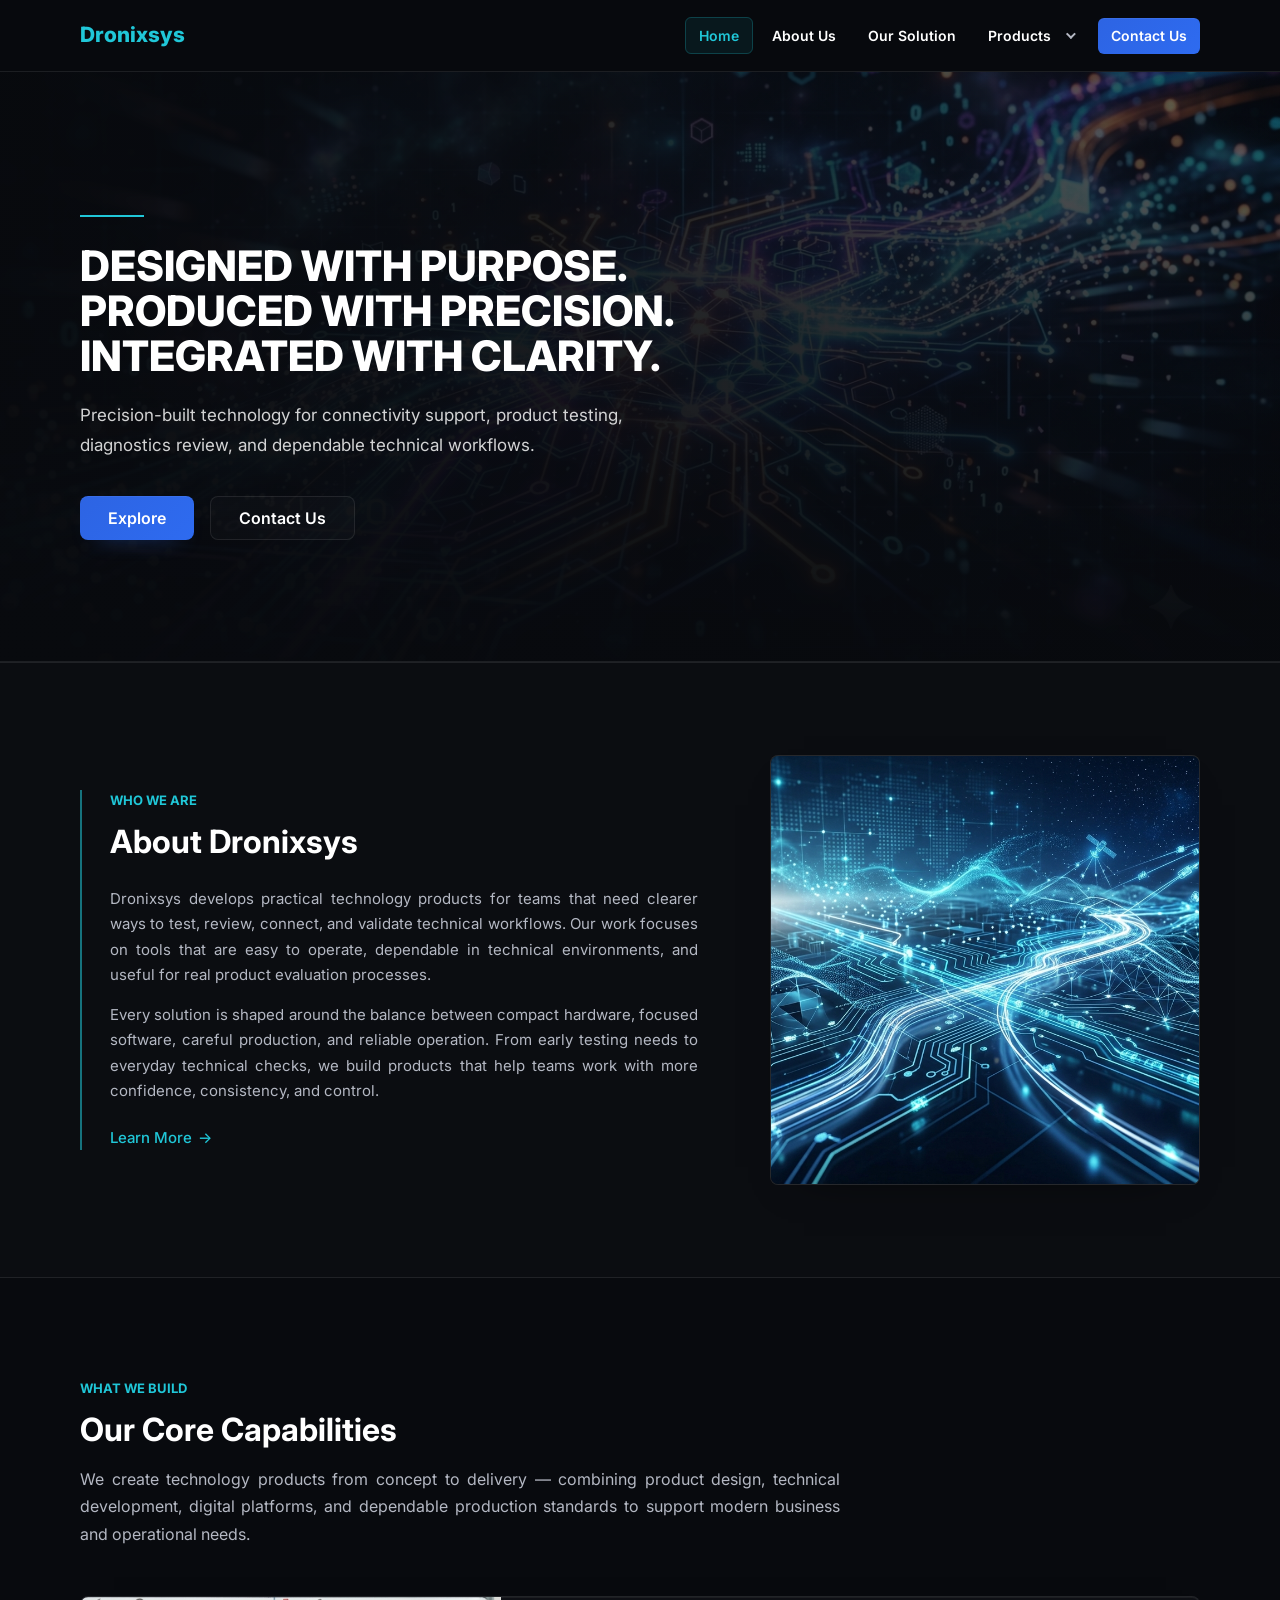
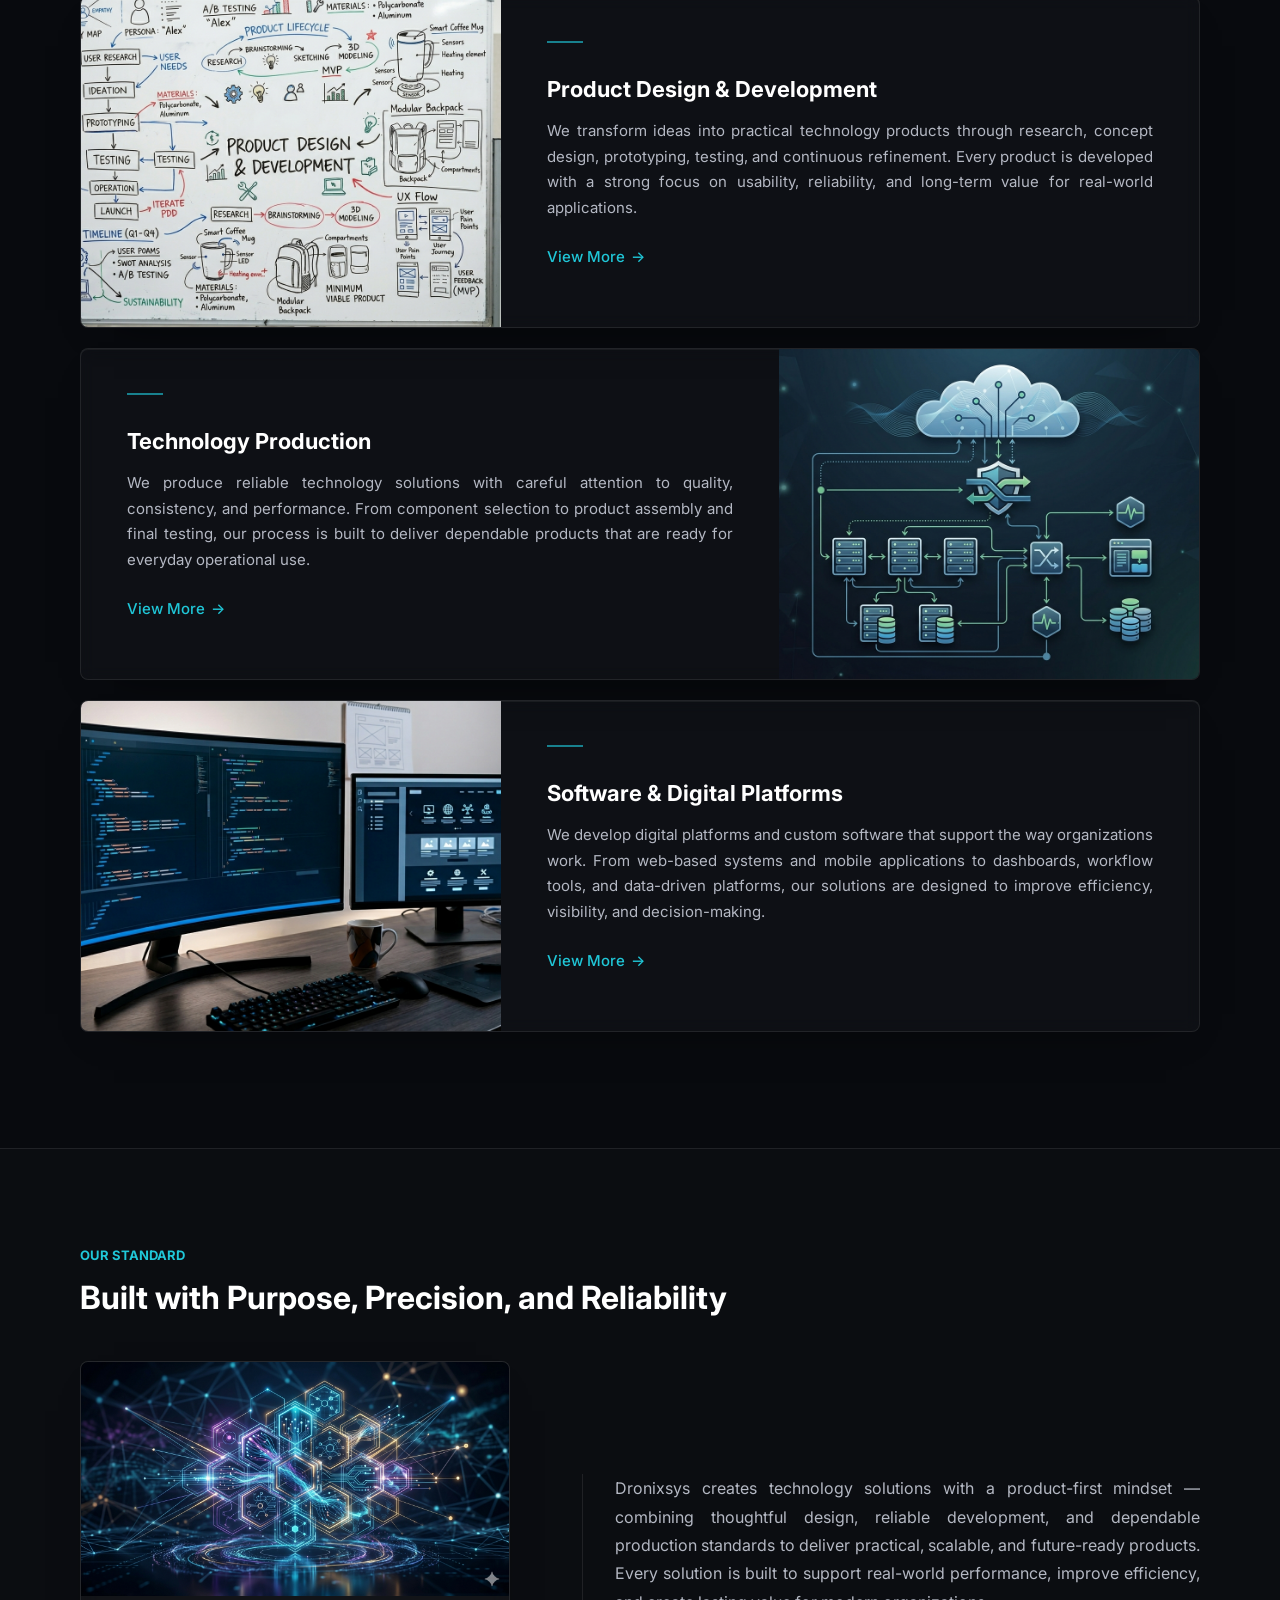
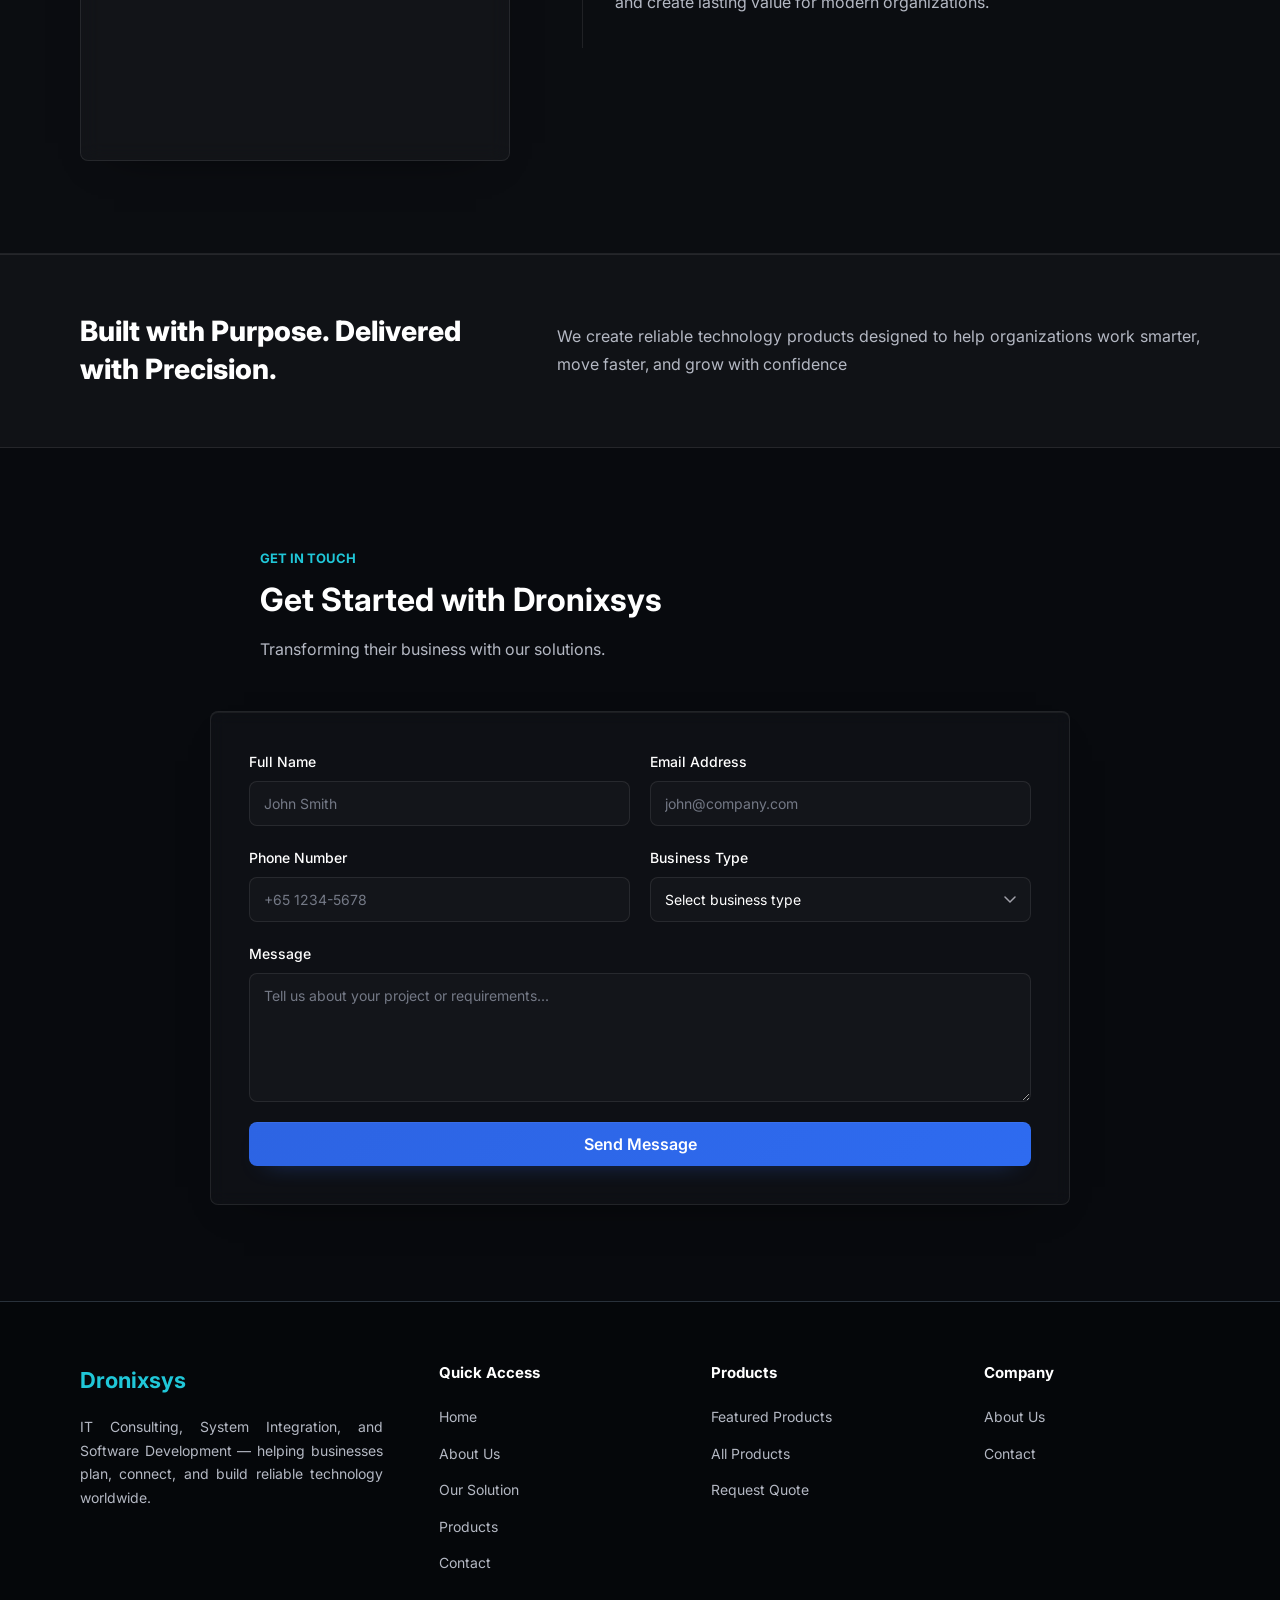
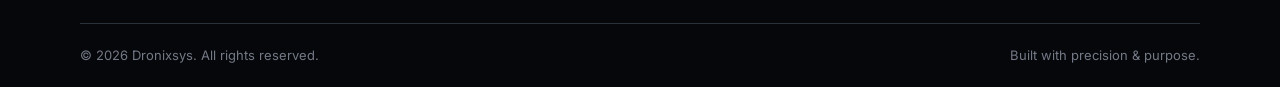
<file: index.html>
<!DOCTYPE html>
<html lang="en">
<head>
  <meta charset="UTF-8" />
  <meta name="viewport" content="width=device-width, initial-scale=1.0" />
  <title>Dronixsys – IT Consulting, System Integration &amp; Software Development</title>
  <meta name="description" content="Dronixsys is an IT consulting, system integration, and software development company helping businesses plan, connect, and build reliable technology." />
  <link rel="preconnect" href="https://fonts.googleapis.com" />
  <link rel="preconnect" href="https://fonts.gstatic.com" crossorigin />
  <link href="https://fonts.googleapis.com/css2?family=Inter:wght@400;500;600;700;800&display=swap" rel="stylesheet" />
  <link rel="stylesheet" href="./css/style.css?v=5" />
  <link rel="stylesheet" href="./css/animations.css?v=5" />
</head>
<body class="page-home">

<!-- NAVBAR -->
<nav class="navbar" role="navigation" aria-label="Main navigation">
  <div class="container">
    <a href="./index.html" class="nav-logo">Dronixsys</a>
    <button class="hamburger" aria-label="Toggle menu" aria-expanded="false" aria-controls="navMenu">
      <span></span><span></span><span></span>
    </button>
    <ul class="nav-menu" id="navMenu">
      <li><a href="./index.html" class="active">Home</a></li>
      <li><a href="./pages/about.html">About Us</a></li>
      <li><a href="./pages/our-solution.html">Our Solution</a></li>
      <li class="nav-dropdown">
        <a href="./pages/products.html" class="nav-dropdown-toggle">Products</a>
        <button class="dropdown-caret" aria-label="Toggle products menu" aria-expanded="false"></button>
        <ul class="dropdown-menu">
          <li class="dropdown-submenu">
            <a href="./pages/products.html?category=advance-presence-situation-monitoring" class="submenu-toggle">Advance Presence &amp; Situation Monitoring</a>
            <ul class="submenu">
              <li><a href="./pages/product-detail.html?id=1">ZENITH PRO</a></li>
              <li><a href="./pages/product-detail.html?id=2">AERO DEFENSOR</a></li>
              <li><a href="./pages/product-detail.html?id=3">NANO TRACER</a></li>
              <li><a href="./pages/product-detail.html?id=4">SPECTRALYNK</a></li>
              <li><a href="./pages/product-detail.html?id=5">FLUX INSIGHT</a></li>
            </ul>
          </li>
          <li class="dropdown-submenu">
            <a href="./pages/products.html?category=communications-information-system" class="submenu-toggle">Communications &amp; Information System</a>
            <ul class="submenu">
              <li><a href="./pages/product-detail.html?id=6">NOVAIR MESSAGE</a></li>
              <li><a href="./pages/product-detail.html?id=7">NOVAIR REACH</a></li>
              <li><a href="./pages/product-detail.html?id=8">NOVAIR FREQUENCY</a></li>
              <li><a href="./pages/product-detail.html?id=9">NOVAIR CONTROL</a></li>
              <li><a href="./pages/product-detail.html?id=10">NOVAIR SENSE</a></li>
            </ul>
          </li>
        </ul>
      </li>
      <li class="nav-cta"><a href="./pages/contact.html" class="btn btn-primary">Contact Us</a></li>
    </ul>
  </div>
</nav>

<!-- HERO -->
<section class="hero">
  <div class="hero-bg-image">
    <img src="./assets/images/DRONIXSYS - hero.png" alt="" aria-hidden="true" onerror="this.parentElement.style.display='none'" />
  </div>
  <div class="hero-overlay"></div>
  <div class="container hero-inner">
    <h1 class="fade-in-scroll">DESIGNED WITH PURPOSE. PRODUCED WITH PRECISION. INTEGRATED WITH CLARITY.</h1>
    <p class="hero-subtitle fade-in-scroll">Precision-built technology for connectivity support, product testing, diagnostics review, and dependable technical workflows.</p>
    <div class="hero-buttons fade-in-scroll">
      <a href="./pages/products.html" class="btn btn-primary btn-lg">Explore</a>
      <a href="./pages/contact.html" class="btn btn-ghost btn-lg">Contact Us</a>
    </div>
  </div>
</section>

<!-- ABOUT PREVIEW -->
<section class="about-preview">
  <div class="container">
    <div class="about-preview-grid">
      <div class="about-preview-text">
        <span class="section-label">Who We Are</span>
        <h2 class="fade-in-scroll">About Dronixsys</h2>
        <p class="fade-in-scroll">Dronixsys develops practical technology products for teams that need clearer ways to test, review, connect, and validate technical workflows. Our work focuses on tools that are easy to operate, dependable in technical environments, and useful for real product evaluation processes.</p>
        <p class="fade-in-scroll">Every solution is shaped around the balance between compact hardware, focused software, careful production, and reliable operation. From early testing needs to everyday technical checks, we build products that help teams work with more confidence, consistency, and control.</p>
        <a href="./pages/about.html" class="solution-link fade-in-scroll" style="margin-top:8px;">Learn More <span aria-hidden="true">→</span></a>
      </div>
      <div class="about-preview-image slide-in-right">
        <img src="./assets/images/About us.png" alt="About Dronixsys" onerror="this.src='./assets/images/placeholder.svg'" />
      </div>
    </div>
  </div>
</section>

<!-- SOLUTIONS -->
<section class="solutions">
  <div class="container">
    <div class="solutions-header">
      <span class="section-label">WHAT WE BUILD</span>
      <h2 class="fade-in-scroll">Our Core Capabilities</h2>
      <p class="fade-in-scroll">We create technology products from concept to delivery — combining product design, technical development, digital platforms, and dependable production standards to support modern business and operational needs.</p>
    </div>

    <div class="solution-card fade-in-scroll">
      <div class="solution-image">
        <img src="./assets/images/Product Design & Development.png" alt="Product Design and Development" onerror="this.src='./assets/images/placeholder.svg'" />
      </div>
      <div class="solution-content">
        <h3>Product Design & Development</h3>
        <p>We transform ideas into practical technology products through research, concept design, prototyping, testing, and continuous refinement. Every product is developed with a strong focus on usability, reliability, and long-term value for real-world applications.</p>
        <a href="./pages/products.html" class="solution-link">View More <span aria-hidden="true">→</span></a>
      </div>
    </div>

    <div class="solution-card reverse fade-in-scroll">
      <div class="solution-image">
        <img src="./assets/images/Reliabilty.png" alt="System Integration" onerror="this.src='./assets/images/placeholder.svg'" />
      </div>
      <div class="solution-content">
        <h3>Technology Production</h3>
        <p>We produce reliable technology solutions with careful attention to quality, consistency, and performance. From component selection to product assembly and final testing, our process is built to deliver dependable products that are ready for everyday operational use.</p>
        <a href="./pages/products.html" class="solution-link">View More <span aria-hidden="true">→</span></a>
      </div>
    </div>

    <div class="solution-card fade-in-scroll">
      <div class="solution-image">
        <img src="./assets/images/excellen.png" alt="Software Development" onerror="this.src='./assets/images/placeholder.svg'" />
      </div>
      <div class="solution-content">
        <h3>Software & Digital Platforms</h3>
        <p>We develop digital platforms and custom software that support the way organizations work. From web-based systems and mobile applications to dashboards, workflow tools, and data-driven platforms, our solutions are designed to improve efficiency, visibility, and decision-making.</p>
        <a href="./pages/products.html" class="solution-link">View More <span aria-hidden="true">→</span></a>
      </div>
    </div>
  </div>
</section>

<!-- WHY CHOOSE US -->
<section class="why-choose">
  <div class="container">
    <div class="why-choose-header">
      <span class="section-label">Our Standard</span>
      <h2>Built with Purpose, Precision, and Reliability</h2>
    </div>
    <div class="why-choose-grid">
      <div class="why-choose-image slide-in-left">
        <img src="./assets/images/WhyChose.png" alt="Why choose Dronixsys" onerror="this.src='./assets/images/placeholder.svg'" />
      </div>
      <div class="why-choose-content slide-in-right">
        <p>Dronixsys creates technology solutions with a product-first mindset — combining thoughtful design, reliable development, and dependable production standards to deliver practical, scalable, and future-ready products. Every solution is built to support real-world performance, improve efficiency, and create lasting value for modern organizations.</p>
      </div>
    </div>
  </div>
</section>

<!-- TAGLINE CTA -->
<section class="tagline-cta">
  <div class="container">
    <h4 class="fade-in-scroll">Built with Purpose. Delivered with Precision.</h4>
    <p class="fade-in-scroll">We create reliable technology products designed to help organizations work smarter, move faster, and grow with confidence</p>
  </div>
</section>

<!-- CONTACT FORM -->
<section class="contact-section">
  <div class="container">
    <div class="section-header">
      <span class="section-label">Get In Touch</span>
      <h2 class="fade-in-scroll">Get Started with Dronixsys</h2>
      <p class="fade-in-scroll">Transforming their business with our solutions.</p>
    </div>
    <div class="form-wrapper fade-in-scroll">
      <form id="homeContactForm" novalidate>
        <div class="form-grid">
          <div class="form-group">
            <label for="hcName">Full Name</label>
            <input type="text" id="hcName" name="name" placeholder="John Smith" required />
          </div>
          <div class="form-group">
            <label for="hcEmail">Email Address</label>
            <input type="email" id="hcEmail" name="email" placeholder="john@company.com" required />
          </div>
          <div class="form-group">
            <label for="hcPhone">Phone Number</label>
            <input type="tel" id="hcPhone" name="phone" placeholder="+65 1234-5678" />
          </div>
          <div class="form-group">
            <label for="hcBusiness">Business Type</label>
            <select id="hcBusiness" name="business_type">
              <option value="" disabled selected>Select business type</option>
              <option value="startup">Startup</option>
              <option value="sme">SME</option>
              <option value="enterprise">Enterprise</option>
              <option value="organization">Organization</option>
              <option value="other">Other</option>
            </select>
          </div>
          <div class="form-group full">
            <label for="hcMessage">Message</label>
            <textarea id="hcMessage" name="message" placeholder="Tell us about your project or requirements..." rows="5"></textarea>
          </div>
          <div class="form-group full">
            <button type="submit" class="btn btn-primary btn-lg" style="width:100%">Send Message</button>
          </div>
        </div>
      </form>
    </div>
  </div>
</section>

<!-- FOOTER -->
<footer class="footer">
  <div class="container">
    <div class="footer-grid">
      <div class="footer-brand">
        <a href="./index.html" class="footer-logo">Dronixsys</a>
        <p>IT Consulting, System Integration, and Software Development — helping businesses plan, connect, and build reliable technology worldwide.</p>
        </div>
      <div class="footer-col">
        <h5>Quick Access</h5>
        <ul>
          <li><a href="./index.html">Home</a></li>
          <li><a href="./pages/about.html">About Us</a></li>
          <li><a href="./pages/our-solution.html">Our Solution</a></li>
          <li><a href="./pages/products.html">Products</a></li>
          <li><a href="./pages/contact.html">Contact</a></li>
        </ul>
      </div>
      <div class="footer-col">
        <h5>Products</h5>
        <ul>
          <li><a href="./pages/products.html">Featured Products</a></li>
          <li><a href="./pages/products.html">All Products</a></li>
          <li><a href="./pages/contact.html">Request Quote</a></li>
        </ul>
      </div>
      <div class="footer-col">
        <h5>Company</h5>
        <ul>
          <li><a href="./pages/about.html">About Us</a></li>
          <li><a href="./pages/contact.html">Contact</a></li>

        </ul>
      </div>
    </div>
    <div class="footer-bottom">
      <p>&copy; 2026 Dronixsys. All rights reserved.</p>
      <p>Built with precision &amp; purpose.</p>
    </div>
  </div>
</footer>

<button id="scrollToTop" aria-label="Scroll to top">
  <svg viewBox="0 0 24 24" fill="none" stroke="currentColor" stroke-width="2" stroke-linecap="round" stroke-linejoin="round"><polyline points="18 15 12 9 6 15"/></svg>
</button>

<script src="./js/main.js"></script>
</body>
</html>
</file>
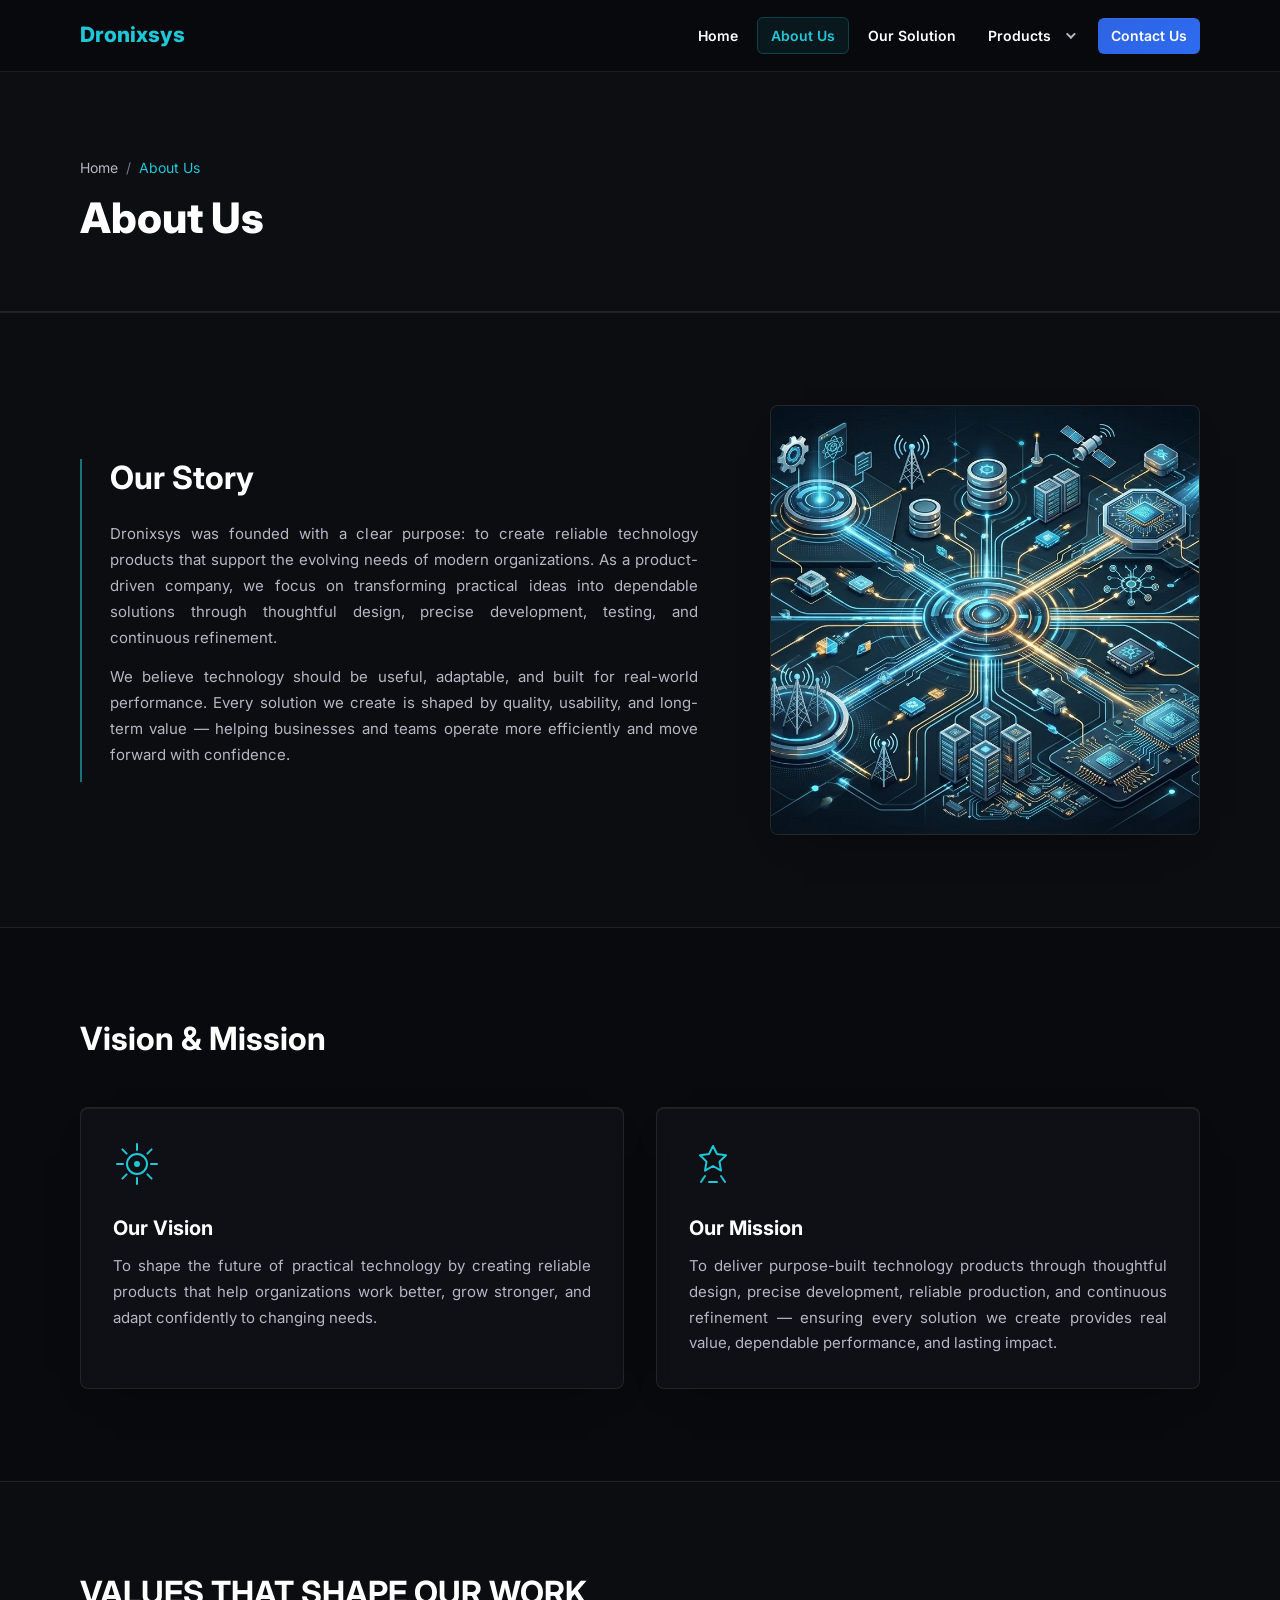
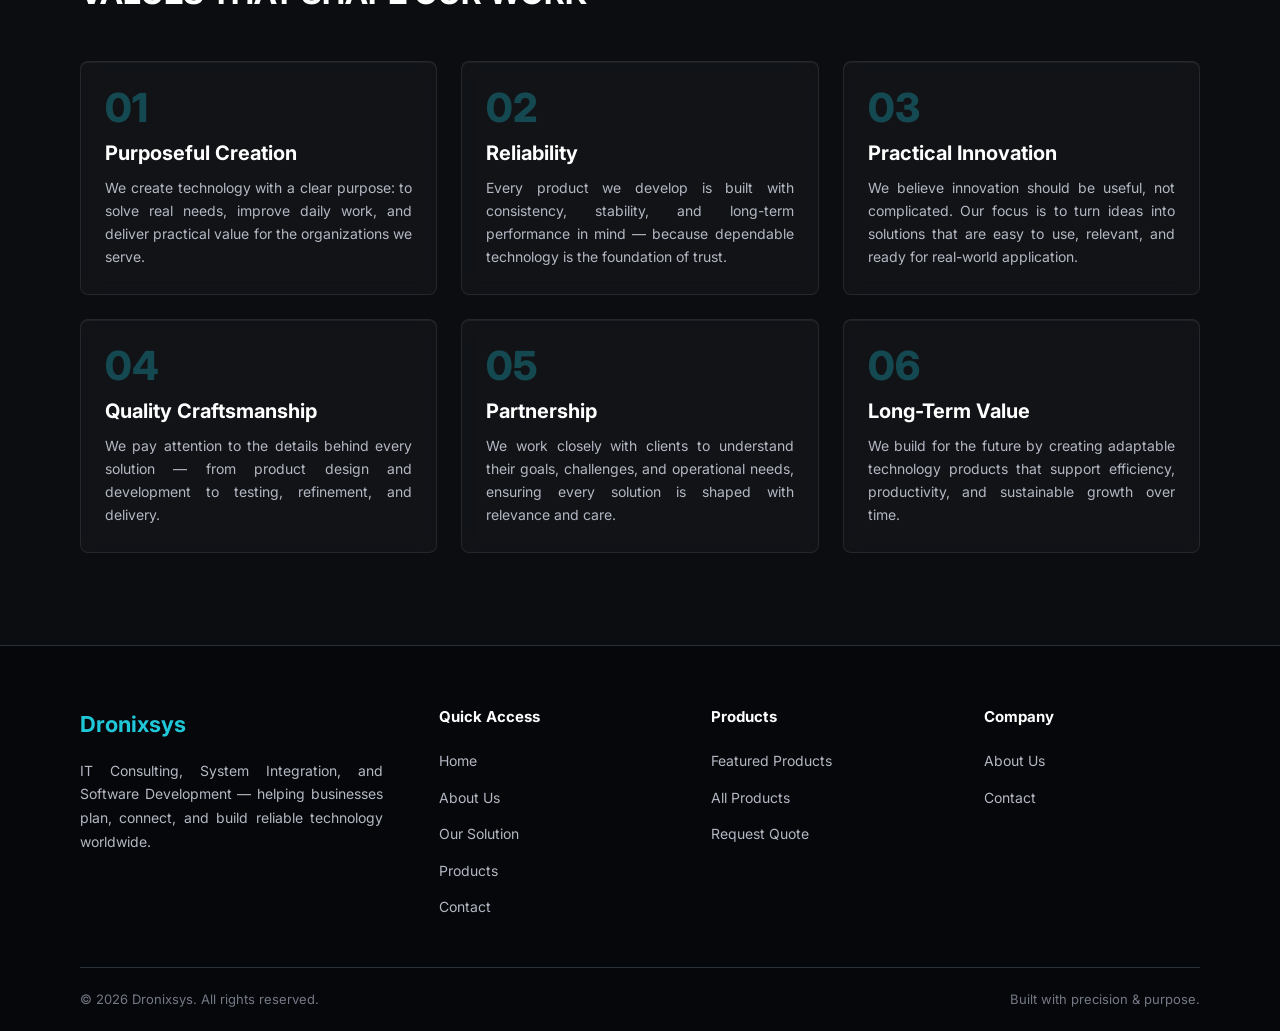
<file: pages/about.html>
<!DOCTYPE html>
<html lang="en">
<head>
  <meta charset="UTF-8" />
  <meta name="viewport" content="width=device-width, initial-scale=1.0" />
  <title>About Us – Dronixsys</title>
  <meta name="description" content="Learn about Dronixsys — our story, vision, mission, and the core values that drive everything we do." />
  <link rel="preconnect" href="https://fonts.googleapis.com" />
  <link rel="preconnect" href="https://fonts.gstatic.com" crossorigin />
  <link href="https://fonts.googleapis.com/css2?family=Inter:wght@400;500;600;700;800&display=swap" rel="stylesheet" />
  <link rel="stylesheet" href="../css/style.css?v=5" />
  <link rel="stylesheet" href="../css/animations.css?v=5" />
</head>
<body class="page-about">

<!-- NAVBAR -->
<nav class="navbar" role="navigation" aria-label="Main navigation">
  <div class="container">
    <a href="../index.html" class="nav-logo">Dronixsys</a>
    <button class="hamburger" aria-label="Toggle menu" aria-expanded="false" aria-controls="navMenu">
      <span></span><span></span><span></span>
    </button>
    <ul class="nav-menu" id="navMenu">
      <li><a href="../index.html">Home</a></li>
      <li><a href="./about.html" class="active">About Us</a></li>
      <li><a href="./our-solution.html">Our Solution</a></li>
      <li class="nav-dropdown">
        <a href="./products.html" class="nav-dropdown-toggle">Products</a>
        <button class="dropdown-caret" aria-label="Toggle products menu" aria-expanded="false"></button>
        <ul class="dropdown-menu">
          <li class="dropdown-submenu">
            <a href="./products.html?category=advance-presence-situation-monitoring" class="submenu-toggle">Advance Presence &amp; Situation Monitoring</a>
            <ul class="submenu">
              <li><a href="./product-detail.html?id=1">ZENITH PRO</a></li>
              <li><a href="./product-detail.html?id=2">AERO DEFENSOR</a></li>
              <li><a href="./product-detail.html?id=3">NANO TRACER</a></li>
              <li><a href="./product-detail.html?id=4">SPECTRALYNK</a></li>
              <li><a href="./product-detail.html?id=5">FLUX INSIGHT</a></li>
            </ul>
          </li>
          <li class="dropdown-submenu">
            <a href="./products.html?category=communications-information-system" class="submenu-toggle">Communications &amp; Information System</a>
            <ul class="submenu">
              <li><a href="./product-detail.html?id=6">NOVAIR MESSAGE</a></li>
              <li><a href="./product-detail.html?id=7">NOVAIR REACH</a></li>
              <li><a href="./product-detail.html?id=8">NOVAIR FREQUENCY</a></li>
              <li><a href="./product-detail.html?id=9">NOVAIR CONTROL</a></li>
              <li><a href="./product-detail.html?id=10">NOVAIR SENSE</a></li>
            </ul>
          </li>
        </ul>
      </li>
      <li class="nav-cta"><a href="./contact.html" class="btn btn-primary">Contact Us</a></li>
    </ul>
  </div>
</nav>

<!-- PAGE HERO -->
<section class="page-hero">
  <div class="container">
    <nav class="breadcrumb" aria-label="Breadcrumb">
      <a href="../index.html">Home</a>
      <span class="sep">/</span>
      <span class="current" aria-current="page">About Us</span>
    </nav>
    <h1 class="fade-in-scroll">About Us</h1>
  </div>
</section>

<!-- COMPANY STORY -->
<section class="company-story">
  <div class="container">
    <div class="story-grid">
      <div class="story-text">
        <h2 class="fade-in-scroll">Our Story</h2>
        <p class="fade-in-scroll">Dronixsys was founded with a clear purpose: to create reliable technology products that support the evolving needs of modern organizations. As a product-driven company, we focus on transforming practical ideas into dependable solutions through thoughtful design, precise development, testing, and continuous refinement.</p>
        <p class="fade-in-scroll">We believe technology should be useful, adaptable, and built for real-world performance. Every solution we create is shaped by quality, usability, and long-term value — helping businesses and teams operate more efficiently and move forward with confidence.</p>
      </div>
      <div class="story-image slide-in-right">
        <img src="../assets/images/OurStory.png" alt="Dronixsys company story" onerror="this.src='../assets/images/placeholder.svg'" />
      </div>
    </div>
  </div>
</section>

<!-- VISION & MISSION -->
<section class="vision-mission">
  <div class="container">
    <h2 class="fade-in-scroll">Vision &amp; Mission</h2>
    <div class="vm-grid">
      <div class="vm-card slide-in-left">
        <svg class="vm-icon" viewBox="0 0 48 48" fill="none" aria-hidden="true">
          <circle cx="24" cy="24" r="10" stroke="currentColor" stroke-width="2"/>
          <circle cx="24" cy="24" r="3" fill="currentColor"/>
          <path d="M24 4v6M24 38v6M4 24h6M38 24h6" stroke="currentColor" stroke-width="2" stroke-linecap="round"/>
          <path d="M9.4 9.4l4.2 4.2M34.4 34.4l4.2 4.2M9.4 38.6l4.2-4.2M34.4 13.6l4.2-4.2" stroke="currentColor" stroke-width="2" stroke-linecap="round"/>
        </svg>
        <h3>Our Vision</h3>
        <p>To shape the future of practical technology by creating reliable products that help organizations work better, grow stronger, and adapt confidently to changing needs.</p>
      </div>
      <div class="vm-card slide-in-right">
        <svg class="vm-icon" viewBox="0 0 48 48" fill="none" aria-hidden="true">
          <path d="M24 6l4 8 9 1.3-6.5 6.3 1.5 9L24 26l-8 4.6 1.5-9L11 15.3l9-1.3z" stroke="currentColor" stroke-width="2" stroke-linejoin="round"/>
          <path d="M16 36l-4 6M32 36l4 6M20 42h8" stroke="currentColor" stroke-width="2" stroke-linecap="round"/>
        </svg>
        <h3>Our Mission</h3>
        <p>To deliver purpose-built technology products through thoughtful design, precise development, reliable production, and continuous refinement — ensuring every solution we create provides real value, dependable performance, and lasting impact.</p>
      </div>
    </div>
  </div>
</section>

<!-- CORE VALUES -->
<section class="core-values">
  <div class="container">
    <h2 class="fade-in-scroll">VALUES THAT SHAPE OUR WORK</h2>
    <div class="values-grid">
      <div class="value-card stagger-item">
        <div class="value-number" aria-hidden="true">01</div>
        <h3>Purposeful Creation</h3>
        <p>We create technology with a clear purpose: to solve real needs, improve daily work, and deliver practical value for the organizations we serve.</p>
      </div>
      <div class="value-card stagger-item">
        <div class="value-number" aria-hidden="true">02</div>
        <h3>Reliability</h3>
        <p>Every product we develop is built with consistency, stability, and long-term performance in mind — because dependable technology is the foundation of trust.</p>
      </div>
      <div class="value-card stagger-item">
        <div class="value-number" aria-hidden="true">03</div>
        <h3>Practical Innovation</h3>
        <p>We believe innovation should be useful, not complicated. Our focus is to turn ideas into solutions that are easy to use, relevant, and ready for real-world application.</p>
      </div>
      <div class="value-card stagger-item">
        <div class="value-number" aria-hidden="true">04</div>
        <h3>Quality Craftsmanship</h3>
        <p>We pay attention to the details behind every solution — from product design and development to testing, refinement, and delivery.</p>
      </div>
      <div class="value-card stagger-item">
        <div class="value-number" aria-hidden="true">05</div>
        <h3>Partnership</h3>
        <p>We work closely with clients to understand their goals, challenges, and operational needs, ensuring every solution is shaped with relevance and care.</p>
      </div>
      <div class="value-card stagger-item">
        <div class="value-number" aria-hidden="true">06</div>
        <h3>Long-Term Value</h3>
        <p>We build for the future by creating adaptable technology products that support efficiency, productivity, and sustainable growth over time.</p>
      </div>
    </div>
  </div>
</section>

<!-- FOOTER -->
<footer class="footer">
  <div class="container">
    <div class="footer-grid">
      <div class="footer-brand">
        <a href="../index.html" class="footer-logo">Dronixsys</a>
        <p>IT Consulting, System Integration, and Software Development — helping businesses plan, connect, and build reliable technology worldwide.</p>
        </div>
      <div class="footer-col">
        <h5>Quick Access</h5>
        <ul>
          <li><a href="../index.html">Home</a></li>
          <li><a href="./about.html">About Us</a></li>
          <li><a href="./our-solution.html">Our Solution</a></li>
          <li><a href="./products.html">Products</a></li>
          <li><a href="./contact.html">Contact</a></li>
        </ul>
      </div>
      <div class="footer-col">
        <h5>Products</h5>
        <ul>
          <li><a href="./products.html">Featured Products</a></li>
          <li><a href="./products.html">All Products</a></li>
          <li><a href="./contact.html">Request Quote</a></li>
        </ul>
      </div>
      <div class="footer-col">
        <h5>Company</h5>
        <ul>
          <li><a href="./about.html">About Us</a></li>
          <li><a href="./contact.html">Contact</a></li>

        </ul>
      </div>
    </div>
    <div class="footer-bottom">
      <p>&copy; 2026 Dronixsys. All rights reserved.</p>
      <p>Built with precision &amp; purpose.</p>
    </div>
  </div>
</footer>

<button id="scrollToTop" aria-label="Scroll to top">
  <svg viewBox="0 0 24 24" fill="none" stroke="currentColor" stroke-width="2" stroke-linecap="round" stroke-linejoin="round"><polyline points="18 15 12 9 6 15"/></svg>
</button>

<script src="../js/main.js"></script>
</body>
</html>
</file>
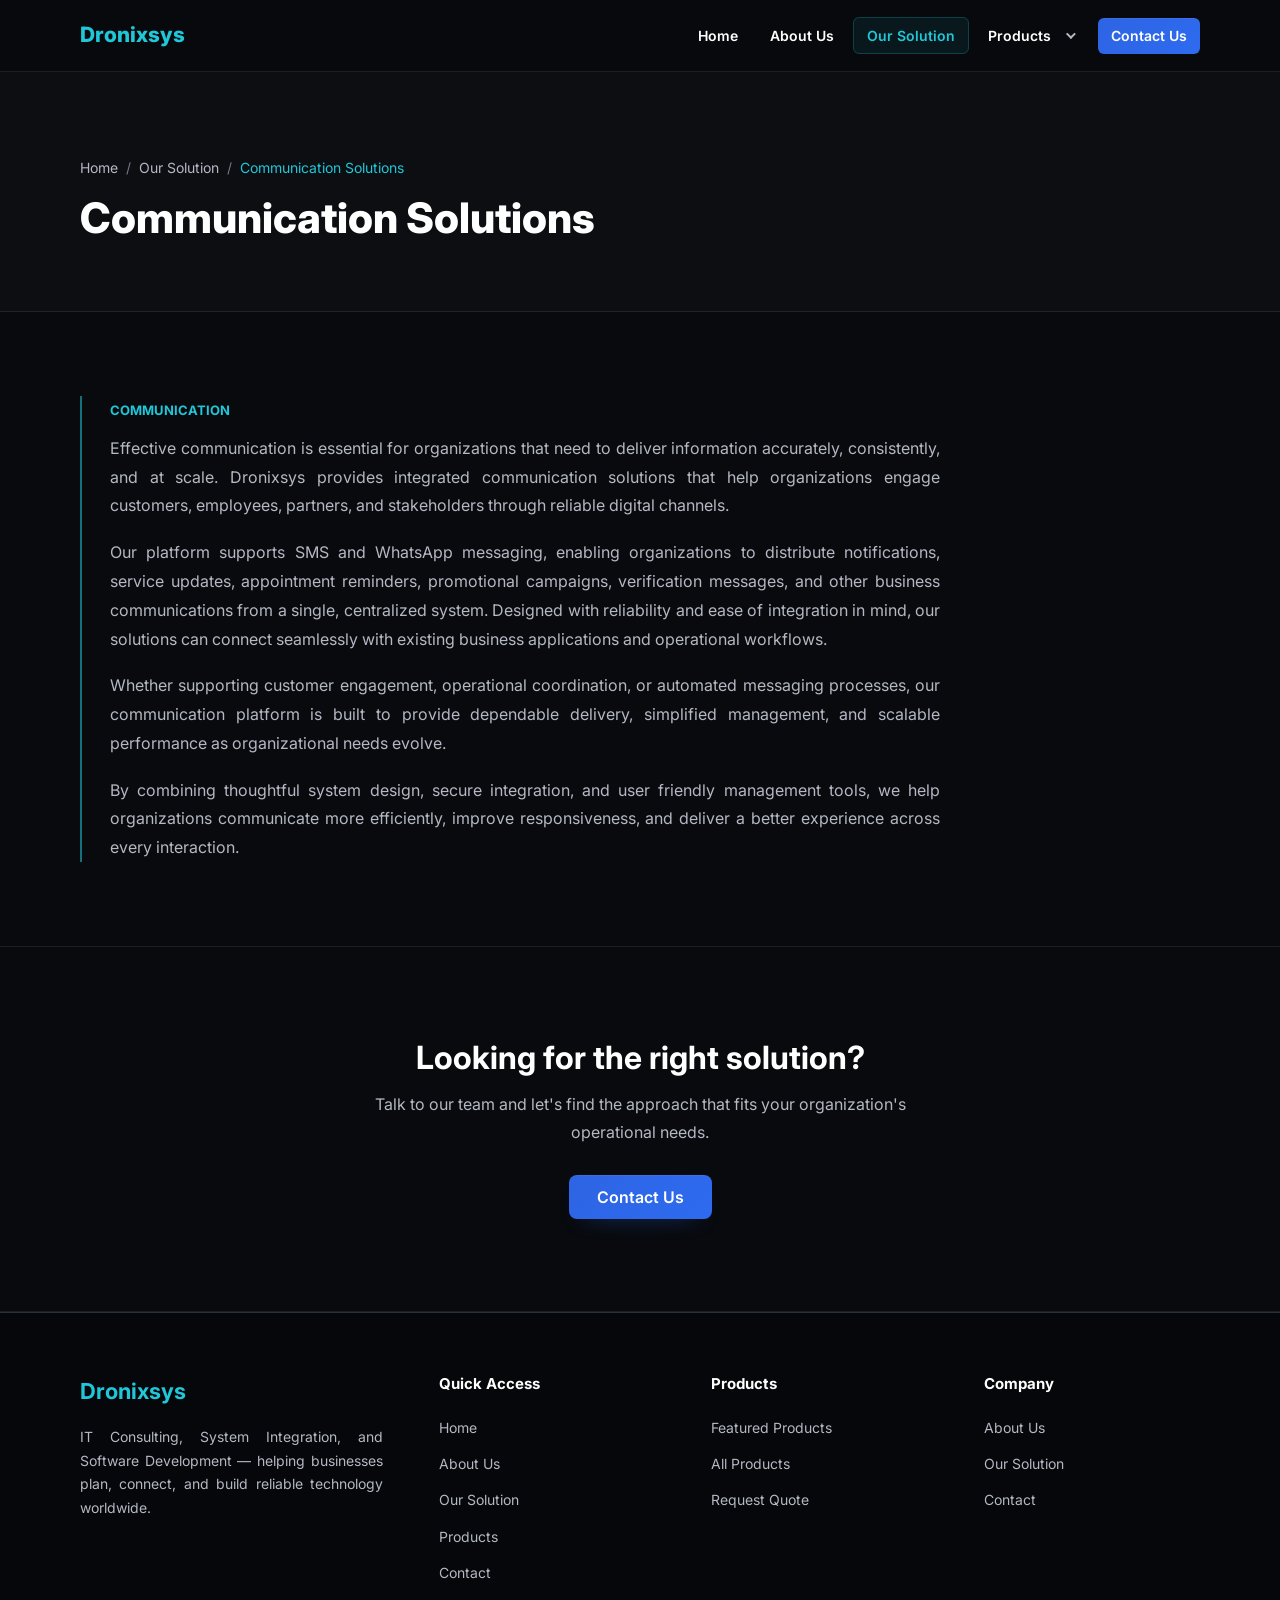
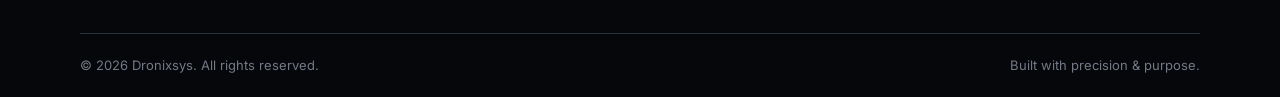
<file: pages/communication-solutions.html>
<!DOCTYPE html>
<html lang="en">
<head>
  <meta charset="UTF-8" />
  <meta name="viewport" content="width=device-width, initial-scale=1.0" />
  <title>Communication Solutions – Dronixsys</title>
  <meta name="description" content="Integrated SMS and WhatsApp communication solutions from Dronixsys, built for reliable, scalable business messaging." />
  <link rel="preconnect" href="https://fonts.googleapis.com" />
  <link rel="preconnect" href="https://fonts.gstatic.com" crossorigin />
  <link href="https://fonts.googleapis.com/css2?family=Inter:wght@400;500;600;700;800&display=swap" rel="stylesheet" />
  <link rel="stylesheet" href="../css/style.css?v=5" />
  <link rel="stylesheet" href="../css/animations.css?v=5" />
</head>
<body class="page-solution">

<!-- NAVBAR -->
<nav class="navbar" role="navigation" aria-label="Main navigation">
  <div class="container">
    <a href="../index.html" class="nav-logo">Dronixsys</a>
    <button class="hamburger" aria-label="Toggle menu" aria-expanded="false" aria-controls="navMenu">
      <span></span><span></span><span></span>
    </button>
    <ul class="nav-menu" id="navMenu">
      <li><a href="../index.html">Home</a></li>
      <li><a href="./about.html">About Us</a></li>
      <li><a href="./our-solution.html" class="active">Our Solution</a></li>
      <li class="nav-dropdown">
        <a href="./products.html" class="nav-dropdown-toggle">Products</a>
        <button class="dropdown-caret" aria-label="Toggle products menu" aria-expanded="false"></button>
        <ul class="dropdown-menu">
          <li class="dropdown-submenu">
            <a href="./products.html?category=advance-presence-situation-monitoring" class="submenu-toggle">Advance Presence &amp; Situation Monitoring</a>
            <ul class="submenu">
              <li><a href="./product-detail.html?id=1">ZENITH PRO</a></li>
              <li><a href="./product-detail.html?id=2">AERO DEFENSOR</a></li>
              <li><a href="./product-detail.html?id=3">NANO TRACER</a></li>
              <li><a href="./product-detail.html?id=4">SPECTRALYNK</a></li>
              <li><a href="./product-detail.html?id=5">FLUX INSIGHT</a></li>
            </ul>
          </li>
          <li class="dropdown-submenu">
            <a href="./products.html?category=communications-information-system" class="submenu-toggle">Communications &amp; Information System</a>
            <ul class="submenu">
              <li><a href="./product-detail.html?id=6">NOVAIR MESSAGE</a></li>
              <li><a href="./product-detail.html?id=7">NOVAIR REACH</a></li>
              <li><a href="./product-detail.html?id=8">NOVAIR FREQUENCY</a></li>
              <li><a href="./product-detail.html?id=9">NOVAIR CONTROL</a></li>
              <li><a href="./product-detail.html?id=10">NOVAIR SENSE</a></li>
            </ul>
          </li>
        </ul>
      </li>
      <li class="nav-cta"><a href="./contact.html" class="btn btn-primary">Contact Us</a></li>
    </ul>
  </div>
</nav>

<!-- PAGE HERO -->
<section class="page-hero">
  <div class="container">
    <nav class="breadcrumb" aria-label="Breadcrumb">
      <a href="../index.html">Home</a>
      <span class="sep">/</span>
      <a href="./our-solution.html">Our Solution</a>
      <span class="sep">/</span>
      <span class="current" aria-current="page">Communication Solutions</span>
    </nav>
    <h1 class="fade-in-scroll">Communication Solutions</h1>
  </div>
</section>

<!-- CONTENT -->
<section class="section solution-section">
  <div class="container">
    <div class="solution-block fade-in-scroll">
      <span class="section-label">Communication</span>
      <p>Effective communication is essential for organizations that need to deliver information accurately, consistently, and at scale. Dronixsys provides integrated communication solutions that help organizations engage customers, employees, partners, and stakeholders through reliable digital channels.</p>
      <p>Our platform supports SMS and WhatsApp messaging, enabling organizations to distribute notifications, service updates, appointment reminders, promotional campaigns, verification messages, and other business communications from a single, centralized system. Designed with reliability and ease of integration in mind, our solutions can connect seamlessly with existing business applications and operational workflows.</p>
      <p>Whether supporting customer engagement, operational coordination, or automated messaging processes, our communication platform is built to provide dependable delivery, simplified management, and scalable performance as organizational needs evolve.</p>
      <p>By combining thoughtful system design, secure integration, and user friendly management tools, we help organizations communicate more efficiently, improve responsiveness, and deliver a better experience across every interaction.</p>
    </div>
  </div>
</section>

<!-- CTA -->
<section class="solution-cta">
  <div class="container">
    <h2 class="fade-in-scroll">Looking for the right solution?</h2>
    <p class="fade-in-scroll">Talk to our team and let's find the approach that fits your organization's operational needs.</p>
    <a href="./contact.html" class="btn btn-primary btn-lg fade-in-scroll">Contact Us</a>
  </div>
</section>

<!-- FOOTER -->
<footer class="footer">
  <div class="container">
    <div class="footer-grid">
      <div class="footer-brand">
        <a href="../index.html" class="footer-logo">Dronixsys</a>
        <p>IT Consulting, System Integration, and Software Development — helping businesses plan, connect, and build reliable technology worldwide.</p>
        </div>
      <div class="footer-col">
        <h5>Quick Access</h5>
        <ul>
          <li><a href="../index.html">Home</a></li>
          <li><a href="./about.html">About Us</a></li>
          <li><a href="./our-solution.html">Our Solution</a></li>
          <li><a href="./products.html">Products</a></li>
          <li><a href="./contact.html">Contact</a></li>
        </ul>
      </div>
      <div class="footer-col">
        <h5>Products</h5>
        <ul>
          <li><a href="./products.html">Featured Products</a></li>
          <li><a href="./products.html">All Products</a></li>
          <li><a href="./contact.html">Request Quote</a></li>
        </ul>
      </div>
      <div class="footer-col">
        <h5>Company</h5>
        <ul>
          <li><a href="./about.html">About Us</a></li>
          <li><a href="./our-solution.html">Our Solution</a></li>
          <li><a href="./contact.html">Contact</a></li>
        </ul>
      </div>
    </div>
    <div class="footer-bottom">
      <p>&copy; 2026 Dronixsys. All rights reserved.</p>
      <p>Built with precision &amp; purpose.</p>
    </div>
  </div>
</footer>

<button id="scrollToTop" aria-label="Scroll to top">
  <svg viewBox="0 0 24 24" fill="none" stroke="currentColor" stroke-width="2" stroke-linecap="round" stroke-linejoin="round"><polyline points="18 15 12 9 6 15"/></svg>
</button>

<script src="../js/main.js"></script>
</body>
</html>
</file>
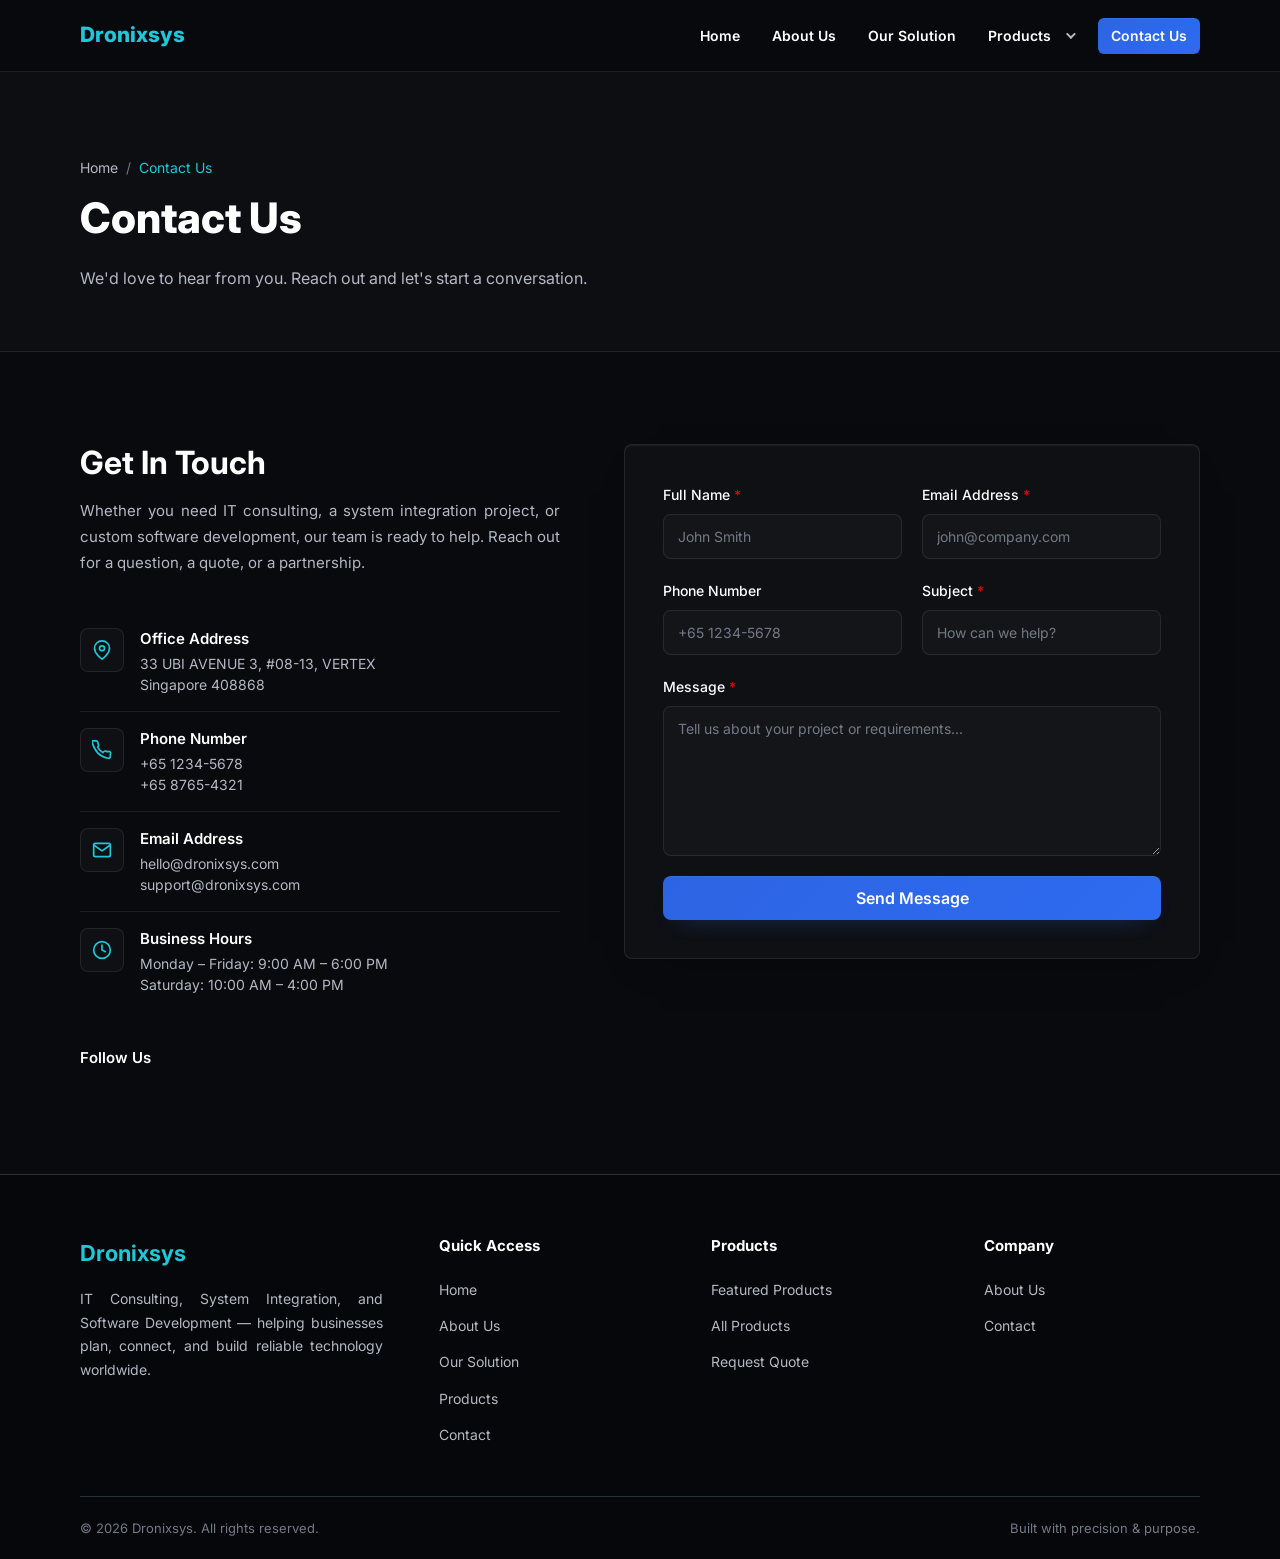
<file: pages/contact.html>
<!DOCTYPE html>
<html lang="en">
<head>
  <meta charset="UTF-8" />
  <meta name="viewport" content="width=device-width, initial-scale=1.0" />
  <title>Contact Us – Dronixsys</title>
  <meta name="description" content="Get in touch with Dronixsys. We're here to help you find the right technology solution." />
  <link rel="preconnect" href="https://fonts.googleapis.com" />
  <link rel="preconnect" href="https://fonts.gstatic.com" crossorigin />
  <link href="https://fonts.googleapis.com/css2?family=Inter:wght@400;500;600;700;800&display=swap" rel="stylesheet" />
  <link rel="stylesheet" href="../css/style.css?v=5" />
  <link rel="stylesheet" href="../css/animations.css?v=5" />
</head>
<body class="page-contact">

<!-- NAVBAR -->
<nav class="navbar" role="navigation" aria-label="Main navigation">
  <div class="container">
    <a href="../index.html" class="nav-logo">Dronixsys</a>
    <button class="hamburger" aria-label="Toggle menu" aria-expanded="false" aria-controls="navMenu">
      <span></span><span></span><span></span>
    </button>
    <ul class="nav-menu" id="navMenu">
      <li><a href="../index.html">Home</a></li>
      <li><a href="./about.html">About Us</a></li>
      <li><a href="./our-solution.html">Our Solution</a></li>
      <li class="nav-dropdown">
        <a href="./products.html" class="nav-dropdown-toggle">Products</a>
        <button class="dropdown-caret" aria-label="Toggle products menu" aria-expanded="false"></button>
        <ul class="dropdown-menu">
          <li class="dropdown-submenu">
            <a href="./products.html?category=advance-presence-situation-monitoring" class="submenu-toggle">Advance Presence &amp; Situation Monitoring</a>
            <ul class="submenu">
              <li><a href="./product-detail.html?id=1">ZENITH PRO</a></li>
              <li><a href="./product-detail.html?id=2">AERO DEFENSOR</a></li>
              <li><a href="./product-detail.html?id=3">NANO TRACER</a></li>
              <li><a href="./product-detail.html?id=4">SPECTRALYNK</a></li>
              <li><a href="./product-detail.html?id=5">FLUX INSIGHT</a></li>
            </ul>
          </li>
          <li class="dropdown-submenu">
            <a href="./products.html?category=communications-information-system" class="submenu-toggle">Communications &amp; Information System</a>
            <ul class="submenu">
              <li><a href="./product-detail.html?id=6">NOVAIR MESSAGE</a></li>
              <li><a href="./product-detail.html?id=7">NOVAIR REACH</a></li>
              <li><a href="./product-detail.html?id=8">NOVAIR FREQUENCY</a></li>
              <li><a href="./product-detail.html?id=9">NOVAIR CONTROL</a></li>
              <li><a href="./product-detail.html?id=10">NOVAIR SENSE</a></li>
            </ul>
          </li>
        </ul>
      </li>
      <li class="nav-cta"><a href="./contact.html" class="btn btn-primary">Contact Us</a></li>
    </ul>
  </div>
</nav>

<!-- PAGE HERO -->
<section class="page-hero">
  <div class="container">
    <nav class="breadcrumb" aria-label="Breadcrumb">
      <a href="../index.html">Home</a>
      <span class="sep">/</span>
      <span class="current" aria-current="page">Contact Us</span>
    </nav>
    <h1 class="fade-in-scroll">Contact Us</h1>
    <p style="color:var(--text-secondary);font-size:16px;margin-top:12px;text-align:center;" class="fade-in-scroll">We'd love to hear from you. Reach out and let's start a conversation.</p>
  </div>
</section>

<!-- CONTACT SECTION -->
<section class="section">
  <div class="container">
    <div class="contact-layout">

      <!-- Left: Info -->
      <div class="contact-info fade-in-scroll">
        <h2>Get In Touch</h2>
        <p>Whether you need IT consulting, a system integration project, or custom software development, our team is ready to help. Reach out for a question, a quote, or a partnership.</p>

        <div class="contact-items">
          <div class="contact-item">
            <div class="contact-icon-box" aria-hidden="true">
              <svg viewBox="0 0 24 24" fill="none" stroke="currentColor" stroke-width="2" stroke-linecap="round" stroke-linejoin="round">
                <path d="M21 10c0 7-9 13-9 13s-9-6-9-13a9 9 0 0118 0z"/><circle cx="12" cy="10" r="3"/>
              </svg>
            </div>
            <div class="contact-item-text">
              <h5>Office Address</h5>
              <p>33 UBI AVENUE 3, #08-13, VERTEX<br />Singapore 408868</p>
            </div>
          </div>
          <div class="contact-item">
            <div class="contact-icon-box" aria-hidden="true">
              <svg viewBox="0 0 24 24" fill="none" stroke="currentColor" stroke-width="2" stroke-linecap="round" stroke-linejoin="round">
                <path d="M22 16.92v3a2 2 0 01-2.18 2 19.79 19.79 0 01-8.63-3.07A19.5 19.5 0 013.07 9.81a19.79 19.79 0 01-3.07-8.67A2 2 0 012 1h3a2 2 0 012 1.72c.127.96.361 1.903.7 2.81a2 2 0 01-.45 2.11L6.91 8.91a16 16 0 006.18 6.18l1.27-1.27a2 2 0 012.11-.45c.907.339 1.85.573 2.81.7A2 2 0 0122 16.92z"/>
              </svg>
            </div>
            <div class="contact-item-text">
              <h5>Phone Number</h5>
              <p>+65 1234-5678<br />+65 8765-4321</p>
            </div>
          </div>
          <div class="contact-item">
            <div class="contact-icon-box" aria-hidden="true">
              <svg viewBox="0 0 24 24" fill="none" stroke="currentColor" stroke-width="2" stroke-linecap="round" stroke-linejoin="round">
                <path d="M4 4h16c1.1 0 2 .9 2 2v12c0 1.1-.9 2-2 2H4c-1.1 0-2-.9-2-2V6c0-1.1.9-2 2-2z"/><polyline points="22,6 12,13 2,6"/>
              </svg>
            </div>
            <div class="contact-item-text">
              <h5>Email Address</h5>
              <p>hello@dronixsys.com<br />support@dronixsys.com</p>
            </div>
          </div>
          <div class="contact-item">
            <div class="contact-icon-box" aria-hidden="true">
              <svg viewBox="0 0 24 24" fill="none" stroke="currentColor" stroke-width="2" stroke-linecap="round" stroke-linejoin="round">
                <circle cx="12" cy="12" r="10"/><polyline points="12 6 12 12 16 14"/>
              </svg>
            </div>
            <div class="contact-item-text">
              <h5>Business Hours</h5>
              <p>Monday – Friday: 9:00 AM – 6:00 PM<br />Saturday: 10:00 AM – 4:00 PM</p>
            </div>
          </div>
        </div>

        <div class="contact-social">
          <h5>Follow Us</h5>
          </div>
      </div>

      <!-- Right: Form -->
      <div class="fade-in-scroll">
        <div class="form-wrapper">
          <div id="formMessage" class="form-message" role="alert" aria-live="polite"></div>
          <form id="contactForm" novalidate>
            <div class="form-grid">
              <div class="form-group">
                <label for="name">Full Name <span style="color:var(--error)">*</span></label>
                <input type="text" id="name" name="name" placeholder="John Smith" required autocomplete="name" />
                <span class="form-error" id="nameError" role="alert"></span>
              </div>
              <div class="form-group">
                <label for="email">Email Address <span style="color:var(--error)">*</span></label>
                <input type="email" id="email" name="email" placeholder="john@company.com" required autocomplete="email" />
                <span class="form-error" id="emailError" role="alert"></span>
              </div>
              <div class="form-group">
                <label for="phone">Phone Number</label>
                <input type="tel" id="phone" name="phone" placeholder="+65 1234-5678" autocomplete="tel" />
                <span class="form-error" id="phoneError" role="alert"></span>
              </div>
              <div class="form-group">
                <label for="subject">Subject <span style="color:var(--error)">*</span></label>
                <input type="text" id="subject" name="subject" placeholder="How can we help?" required />
                <span class="form-error" id="subjectError" role="alert"></span>
              </div>
              <div class="form-group full">
                <label for="message">Message <span style="color:var(--error)">*</span></label>
                <textarea id="message" name="message" placeholder="Tell us about your project or requirements..." rows="6" required></textarea>
                <span class="form-error" id="messageError" role="alert"></span>
              </div>
              <div class="form-group full">
                <button type="submit" class="btn btn-primary btn-lg" style="width:100%">Send Message</button>
              </div>
            </div>
          </form>
        </div>
      </div>

    </div>
  </div>
</section>

<!-- FOOTER -->
<footer class="footer">
  <div class="container">
    <div class="footer-grid">
      <div class="footer-brand">
        <a href="../index.html" class="footer-logo">Dronixsys</a>
        <p>IT Consulting, System Integration, and Software Development — helping businesses plan, connect, and build reliable technology worldwide.</p>
        </div>
      <div class="footer-col">
        <h5>Quick Access</h5>
        <ul>
          <li><a href="../index.html">Home</a></li>
          <li><a href="./about.html">About Us</a></li>
          <li><a href="./our-solution.html">Our Solution</a></li>
          <li><a href="./products.html">Products</a></li>
          <li><a href="./contact.html">Contact</a></li>
        </ul>
      </div>
      <div class="footer-col">
        <h5>Products</h5>
        <ul>
          <li><a href="./products.html">Featured Products</a></li>
          <li><a href="./products.html">All Products</a></li>
          <li><a href="./contact.html">Request Quote</a></li>
        </ul>
      </div>
      <div class="footer-col">
        <h5>Company</h5>
        <ul>
          <li><a href="./about.html">About Us</a></li>
          <li><a href="./contact.html">Contact</a></li>

        </ul>
      </div>
    </div>
    <div class="footer-bottom">
      <p>&copy; 2026 Dronixsys. All rights reserved.</p>
      <p>Built with precision &amp; purpose.</p>
    </div>
  </div>
</footer>

<button id="scrollToTop" aria-label="Scroll to top">
  <svg viewBox="0 0 24 24" fill="none" stroke="currentColor" stroke-width="2" stroke-linecap="round" stroke-linejoin="round"><polyline points="18 15 12 9 6 15"/></svg>
</button>

<script src="../js/contact.js"></script>
<script src="../js/main.js"></script>
</body>
</html>
</file>
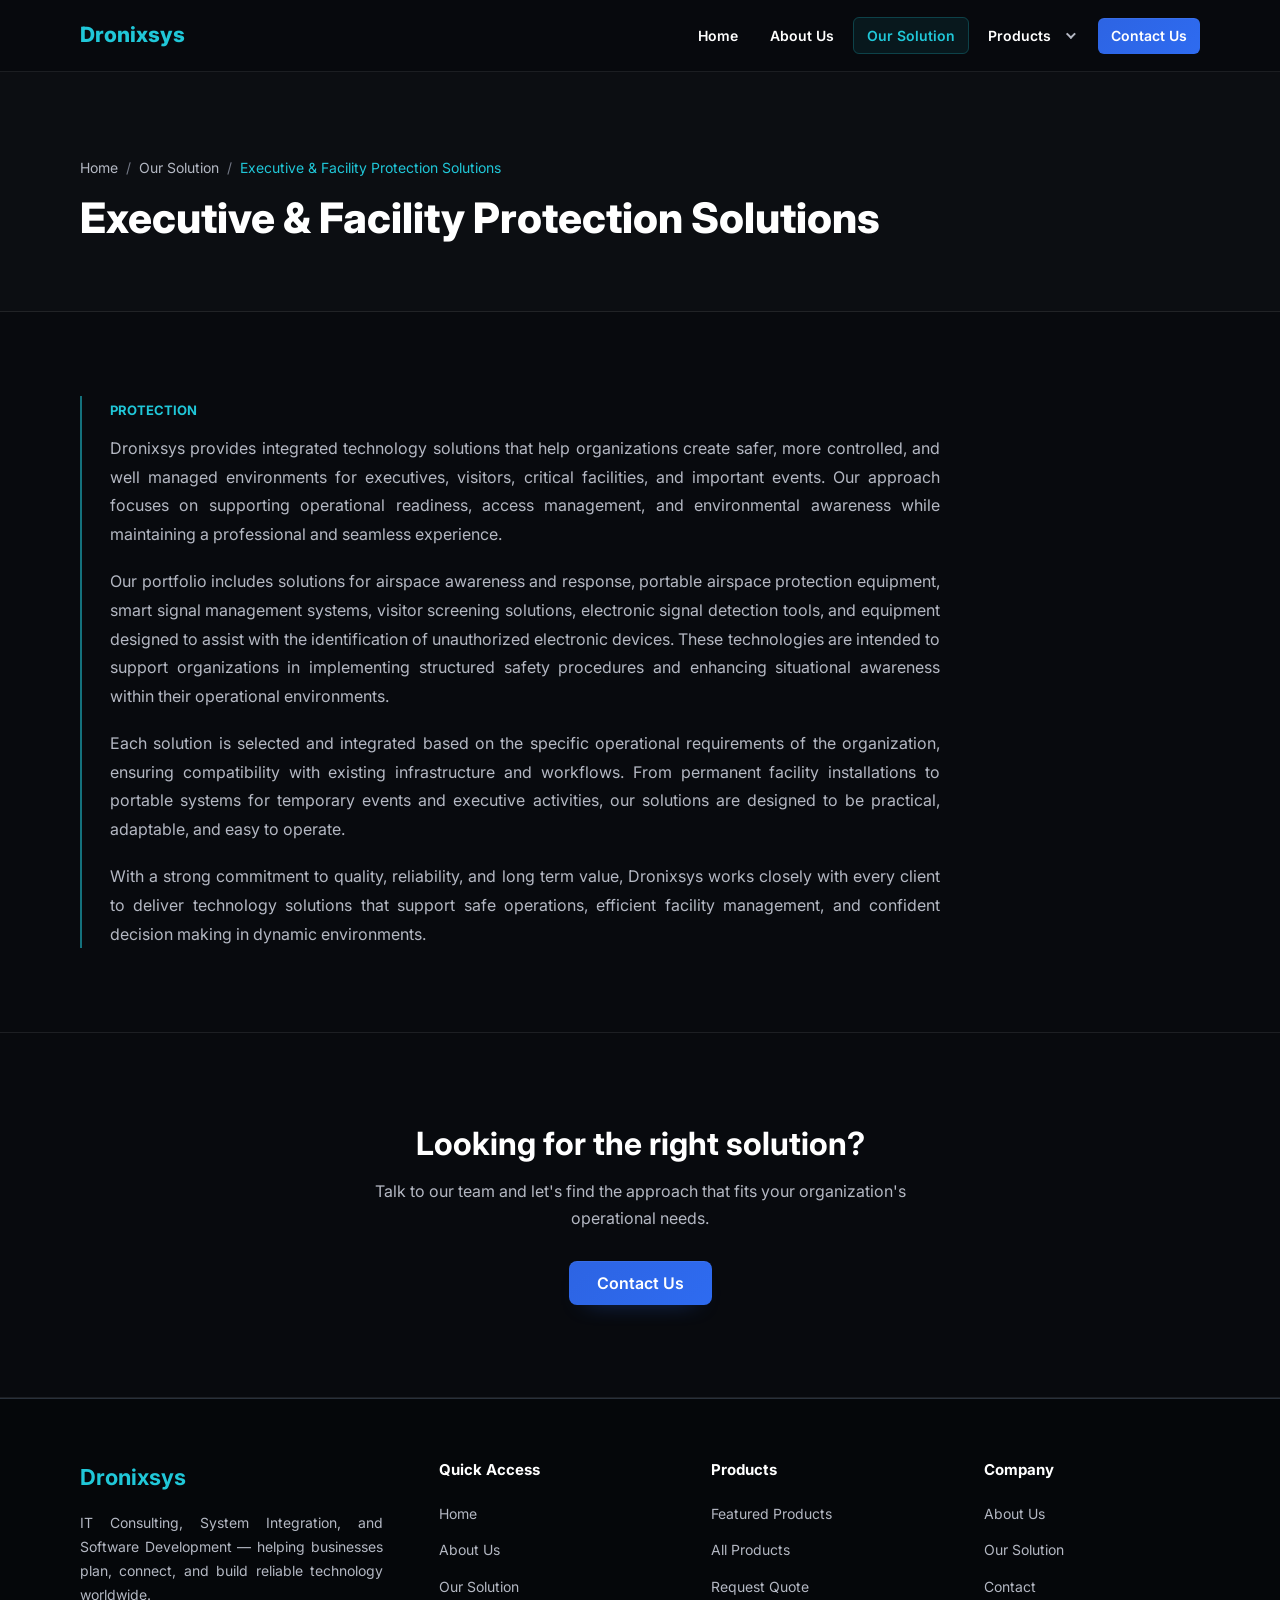
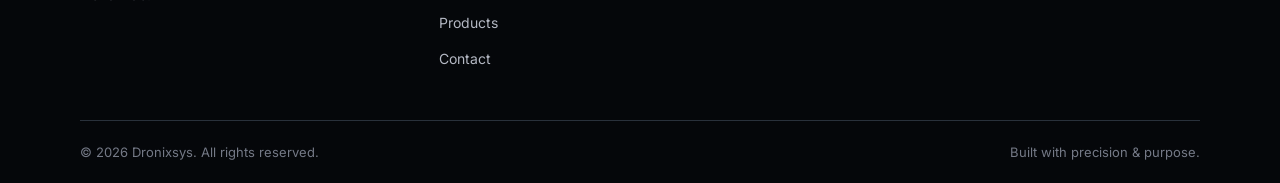
<file: pages/facility-protection-solutions.html>
<!DOCTYPE html>
<html lang="en">
<head>
  <meta charset="UTF-8" />
  <meta name="viewport" content="width=device-width, initial-scale=1.0" />
  <title>Executive & Facility Protection Solutions – Dronixsys</title>
  <meta name="description" content="Airspace awareness, signal management, and screening technology solutions from Dronixsys for safer, well-managed facilities and events." />
  <link rel="preconnect" href="https://fonts.googleapis.com" />
  <link rel="preconnect" href="https://fonts.gstatic.com" crossorigin />
  <link href="https://fonts.googleapis.com/css2?family=Inter:wght@400;500;600;700;800&display=swap" rel="stylesheet" />
  <link rel="stylesheet" href="../css/style.css?v=5" />
  <link rel="stylesheet" href="../css/animations.css?v=5" />
</head>
<body class="page-solution">

<!-- NAVBAR -->
<nav class="navbar" role="navigation" aria-label="Main navigation">
  <div class="container">
    <a href="../index.html" class="nav-logo">Dronixsys</a>
    <button class="hamburger" aria-label="Toggle menu" aria-expanded="false" aria-controls="navMenu">
      <span></span><span></span><span></span>
    </button>
    <ul class="nav-menu" id="navMenu">
      <li><a href="../index.html">Home</a></li>
      <li><a href="./about.html">About Us</a></li>
      <li><a href="./our-solution.html" class="active">Our Solution</a></li>
      <li class="nav-dropdown">
        <a href="./products.html" class="nav-dropdown-toggle">Products</a>
        <button class="dropdown-caret" aria-label="Toggle products menu" aria-expanded="false"></button>
        <ul class="dropdown-menu">
          <li class="dropdown-submenu">
            <a href="./products.html?category=advance-presence-situation-monitoring" class="submenu-toggle">Advance Presence &amp; Situation Monitoring</a>
            <ul class="submenu">
              <li><a href="./product-detail.html?id=1">ZENITH PRO</a></li>
              <li><a href="./product-detail.html?id=2">AERO DEFENSOR</a></li>
              <li><a href="./product-detail.html?id=3">NANO TRACER</a></li>
              <li><a href="./product-detail.html?id=4">SPECTRALYNK</a></li>
              <li><a href="./product-detail.html?id=5">FLUX INSIGHT</a></li>
            </ul>
          </li>
          <li class="dropdown-submenu">
            <a href="./products.html?category=communications-information-system" class="submenu-toggle">Communications &amp; Information System</a>
            <ul class="submenu">
              <li><a href="./product-detail.html?id=6">NOVAIR MESSAGE</a></li>
              <li><a href="./product-detail.html?id=7">NOVAIR REACH</a></li>
              <li><a href="./product-detail.html?id=8">NOVAIR FREQUENCY</a></li>
              <li><a href="./product-detail.html?id=9">NOVAIR CONTROL</a></li>
              <li><a href="./product-detail.html?id=10">NOVAIR SENSE</a></li>
            </ul>
          </li>
        </ul>
      </li>
      <li class="nav-cta"><a href="./contact.html" class="btn btn-primary">Contact Us</a></li>
    </ul>
  </div>
</nav>

<!-- PAGE HERO -->
<section class="page-hero">
  <div class="container">
    <nav class="breadcrumb" aria-label="Breadcrumb">
      <a href="../index.html">Home</a>
      <span class="sep">/</span>
      <a href="./our-solution.html">Our Solution</a>
      <span class="sep">/</span>
      <span class="current" aria-current="page">Executive &amp; Facility Protection Solutions</span>
    </nav>
    <h1 class="fade-in-scroll">Executive &amp; Facility Protection Solutions</h1>
  </div>
</section>

<!-- CONTENT -->
<section class="section solution-section">
  <div class="container">
    <div class="solution-block fade-in-scroll">
      <span class="section-label">Protection</span>
      <p>Dronixsys provides integrated technology solutions that help organizations create safer, more controlled, and well managed environments for executives, visitors, critical facilities, and important events. Our approach focuses on supporting operational readiness, access management, and environmental awareness while maintaining a professional and seamless experience.</p>
      <p>Our portfolio includes solutions for airspace awareness and response, portable airspace protection equipment, smart signal management systems, visitor screening solutions, electronic signal detection tools, and equipment designed to assist with the identification of unauthorized electronic devices. These technologies are intended to support organizations in implementing structured safety procedures and enhancing situational awareness within their operational environments.</p>
      <p>Each solution is selected and integrated based on the specific operational requirements of the organization, ensuring compatibility with existing infrastructure and workflows. From permanent facility installations to portable systems for temporary events and executive activities, our solutions are designed to be practical, adaptable, and easy to operate.</p>
      <p>With a strong commitment to quality, reliability, and long term value, Dronixsys works closely with every client to deliver technology solutions that support safe operations, efficient facility management, and confident decision making in dynamic environments.</p>
    </div>
  </div>
</section>

<!-- CTA -->
<section class="solution-cta">
  <div class="container">
    <h2 class="fade-in-scroll">Looking for the right solution?</h2>
    <p class="fade-in-scroll">Talk to our team and let's find the approach that fits your organization's operational needs.</p>
    <a href="./contact.html" class="btn btn-primary btn-lg fade-in-scroll">Contact Us</a>
  </div>
</section>

<!-- FOOTER -->
<footer class="footer">
  <div class="container">
    <div class="footer-grid">
      <div class="footer-brand">
        <a href="../index.html" class="footer-logo">Dronixsys</a>
        <p>IT Consulting, System Integration, and Software Development — helping businesses plan, connect, and build reliable technology worldwide.</p>
        </div>
      <div class="footer-col">
        <h5>Quick Access</h5>
        <ul>
          <li><a href="../index.html">Home</a></li>
          <li><a href="./about.html">About Us</a></li>
          <li><a href="./our-solution.html">Our Solution</a></li>
          <li><a href="./products.html">Products</a></li>
          <li><a href="./contact.html">Contact</a></li>
        </ul>
      </div>
      <div class="footer-col">
        <h5>Products</h5>
        <ul>
          <li><a href="./products.html">Featured Products</a></li>
          <li><a href="./products.html">All Products</a></li>
          <li><a href="./contact.html">Request Quote</a></li>
        </ul>
      </div>
      <div class="footer-col">
        <h5>Company</h5>
        <ul>
          <li><a href="./about.html">About Us</a></li>
          <li><a href="./our-solution.html">Our Solution</a></li>
          <li><a href="./contact.html">Contact</a></li>
        </ul>
      </div>
    </div>
    <div class="footer-bottom">
      <p>&copy; 2026 Dronixsys. All rights reserved.</p>
      <p>Built with precision &amp; purpose.</p>
    </div>
  </div>
</footer>

<button id="scrollToTop" aria-label="Scroll to top">
  <svg viewBox="0 0 24 24" fill="none" stroke="currentColor" stroke-width="2" stroke-linecap="round" stroke-linejoin="round"><polyline points="18 15 12 9 6 15"/></svg>
</button>

<script src="../js/main.js"></script>
</body>
</html>
</file>
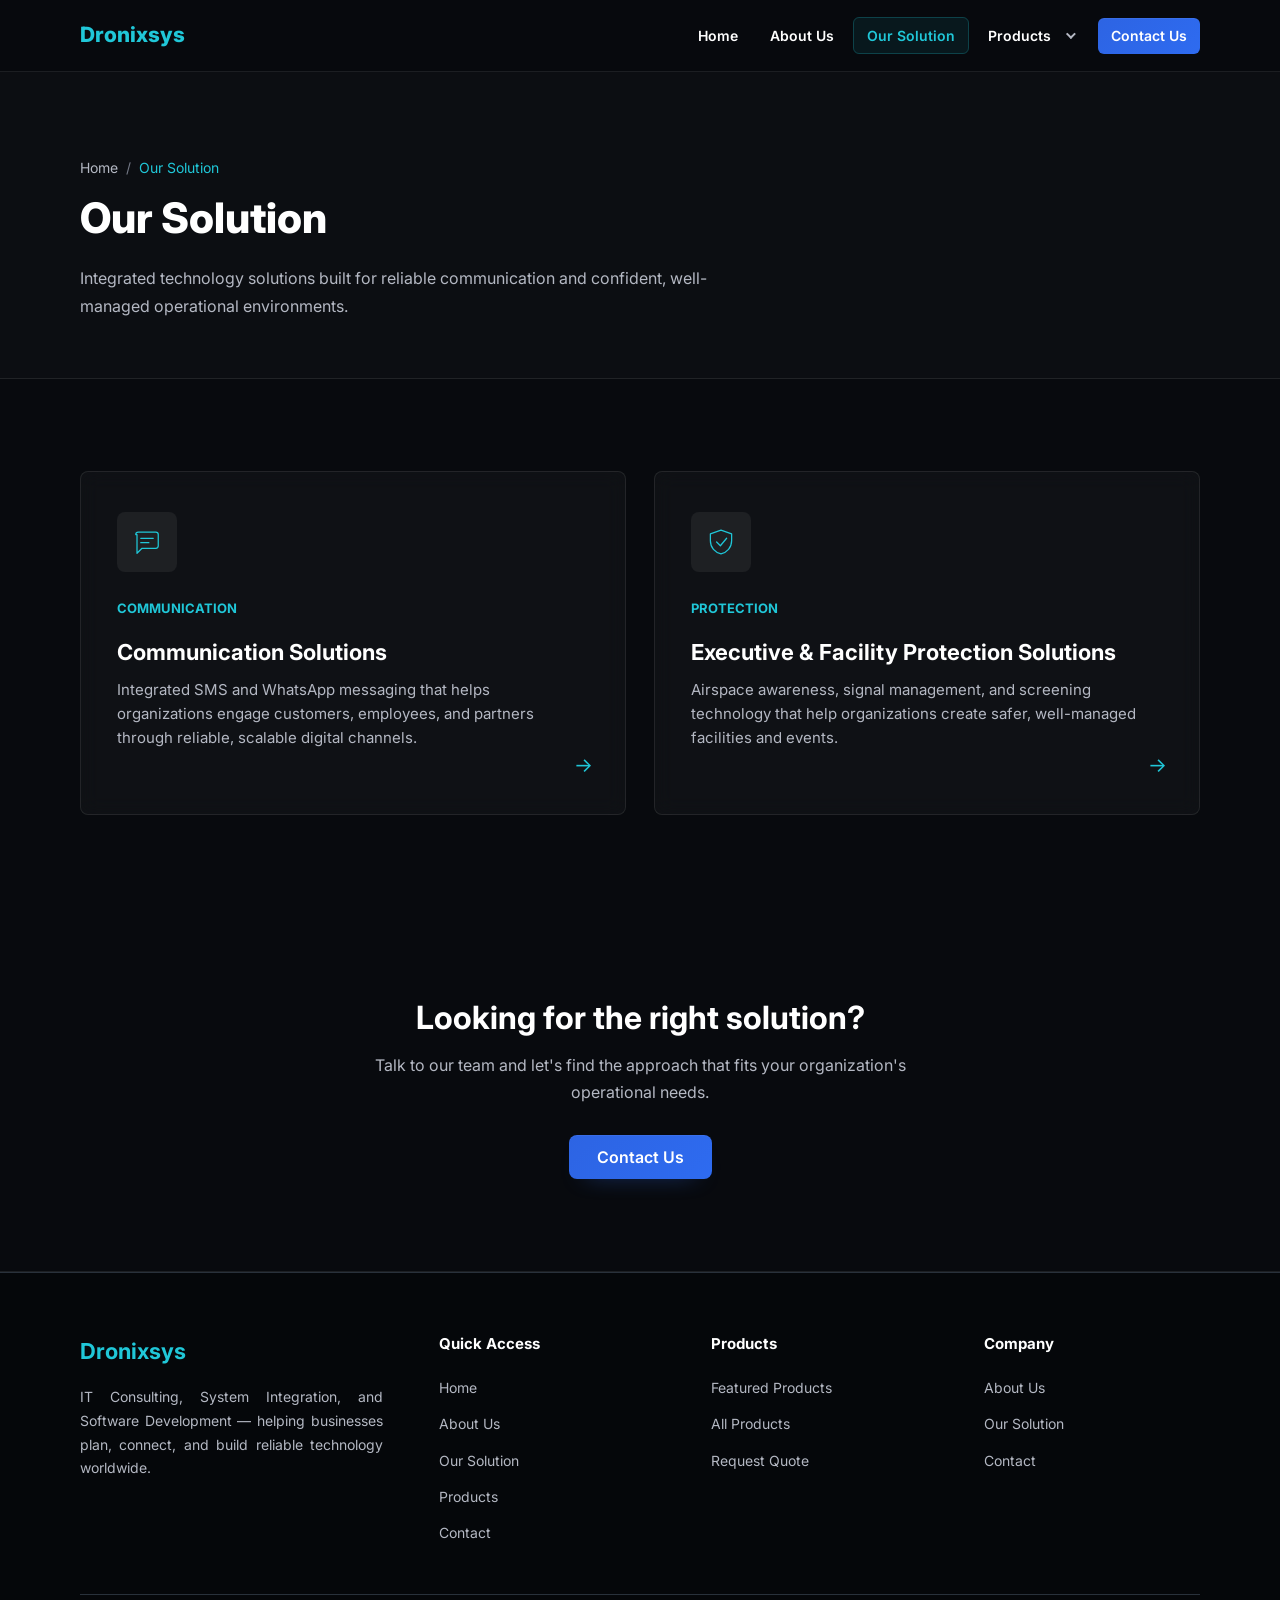
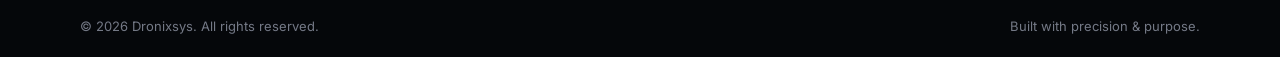
<file: pages/our-solution.html>
<!DOCTYPE html>
<html lang="en">
<head>
  <meta charset="UTF-8" />
  <meta name="viewport" content="width=device-width, initial-scale=1.0" />
  <title>Our Solution – Dronixsys</title>
  <meta name="description" content="Dronixsys communication solutions and executive & facility protection solutions — reliable, integrated technology for modern organizations." />
  <link rel="preconnect" href="https://fonts.googleapis.com" />
  <link rel="preconnect" href="https://fonts.gstatic.com" crossorigin />
  <link href="https://fonts.googleapis.com/css2?family=Inter:wght@400;500;600;700;800&display=swap" rel="stylesheet" />
  <link rel="stylesheet" href="../css/style.css?v=5" />
  <link rel="stylesheet" href="../css/animations.css?v=5" />
</head>
<body class="page-solution">

<!-- NAVBAR -->
<nav class="navbar" role="navigation" aria-label="Main navigation">
  <div class="container">
    <a href="../index.html" class="nav-logo">Dronixsys</a>
    <button class="hamburger" aria-label="Toggle menu" aria-expanded="false" aria-controls="navMenu">
      <span></span><span></span><span></span>
    </button>
    <ul class="nav-menu" id="navMenu">
      <li><a href="../index.html">Home</a></li>
      <li><a href="./about.html">About Us</a></li>
      <li><a href="./our-solution.html" class="active">Our Solution</a></li>
      <li class="nav-dropdown">
        <a href="./products.html" class="nav-dropdown-toggle">Products</a>
        <button class="dropdown-caret" aria-label="Toggle products menu" aria-expanded="false"></button>
        <ul class="dropdown-menu">
          <li class="dropdown-submenu">
            <a href="./products.html?category=advance-presence-situation-monitoring" class="submenu-toggle">Advance Presence &amp; Situation Monitoring</a>
            <ul class="submenu">
              <li><a href="./product-detail.html?id=1">ZENITH PRO</a></li>
              <li><a href="./product-detail.html?id=2">AERO DEFENSOR</a></li>
              <li><a href="./product-detail.html?id=3">NANO TRACER</a></li>
              <li><a href="./product-detail.html?id=4">SPECTRALYNK</a></li>
              <li><a href="./product-detail.html?id=5">FLUX INSIGHT</a></li>
            </ul>
          </li>
          <li class="dropdown-submenu">
            <a href="./products.html?category=communications-information-system" class="submenu-toggle">Communications &amp; Information System</a>
            <ul class="submenu">
              <li><a href="./product-detail.html?id=6">NOVAIR MESSAGE</a></li>
              <li><a href="./product-detail.html?id=7">NOVAIR REACH</a></li>
              <li><a href="./product-detail.html?id=8">NOVAIR FREQUENCY</a></li>
              <li><a href="./product-detail.html?id=9">NOVAIR CONTROL</a></li>
              <li><a href="./product-detail.html?id=10">NOVAIR SENSE</a></li>
            </ul>
          </li>
        </ul>
      </li>
      <li class="nav-cta"><a href="./contact.html" class="btn btn-primary">Contact Us</a></li>
    </ul>
  </div>
</nav>

<!-- PAGE HERO -->
<section class="page-hero">
  <div class="container">
    <nav class="breadcrumb" aria-label="Breadcrumb">
      <a href="../index.html">Home</a>
      <span class="sep">/</span>
      <span class="current" aria-current="page">Our Solution</span>
    </nav>
    <h1 class="fade-in-scroll">Our Solution</h1>
    <p style="color:var(--text-secondary);font-size:16px;margin-top:12px;" class="fade-in-scroll">Integrated technology solutions built for reliable communication and confident, well-managed operational environments.</p>
  </div>
</section>

<!-- SOLUTION CARDS -->
<section class="section">
  <div class="container">
    <div class="sol-tiles">
      <a href="./communication-solutions.html" class="sol-tile fade-in-scroll">
        <div class="sol-tile-icon">
          <svg viewBox="0 0 48 48" fill="none" aria-hidden="true">
            <path d="M6 12a4 4 0 0 1 4-4h28a4 4 0 0 1 4 4v18a4 4 0 0 1-4 4H16l-8 8V12z" stroke="currentColor" stroke-width="2" stroke-linejoin="round"/>
            <path d="M14 18h20M14 25h13" stroke="currentColor" stroke-width="2" stroke-linecap="round"/>
          </svg>
        </div>
        <div class="sol-tile-body">
          <span class="section-label">Communication</span>
          <h3>Communication Solutions</h3>
          <p>Integrated SMS and WhatsApp messaging that helps organizations engage customers, employees, and partners through reliable, scalable digital channels.</p>
        </div>
        <span class="sol-tile-arrow" aria-hidden="true">→</span>
      </a>

      <a href="./facility-protection-solutions.html" class="sol-tile fade-in-scroll">
        <div class="sol-tile-icon">
          <svg viewBox="0 0 48 48" fill="none" aria-hidden="true">
            <path d="M24 5l17 6v11c0 11-7.5 18.5-17 21C14.5 40.5 7 33 7 22V11l17-6z" stroke="currentColor" stroke-width="2" stroke-linejoin="round"/>
            <path d="M17 24l6 6 10-12" stroke="currentColor" stroke-width="2" stroke-linecap="round" stroke-linejoin="round"/>
          </svg>
        </div>
        <div class="sol-tile-body">
          <span class="section-label">Protection</span>
          <h3>Executive &amp; Facility Protection Solutions</h3>
          <p>Airspace awareness, signal management, and screening technology that help organizations create safer, well-managed facilities and events.</p>
        </div>
        <span class="sol-tile-arrow" aria-hidden="true">→</span>
      </a>
    </div>
  </div>
</section>

<!-- CTA -->
<section class="solution-cta">
  <div class="container">
    <h2 class="fade-in-scroll">Looking for the right solution?</h2>
    <p class="fade-in-scroll">Talk to our team and let's find the approach that fits your organization's operational needs.</p>
    <a href="./contact.html" class="btn btn-primary btn-lg fade-in-scroll">Contact Us</a>
  </div>
</section>

<!-- FOOTER -->
<footer class="footer">
  <div class="container">
    <div class="footer-grid">
      <div class="footer-brand">
        <a href="../index.html" class="footer-logo">Dronixsys</a>
        <p>IT Consulting, System Integration, and Software Development — helping businesses plan, connect, and build reliable technology worldwide.</p>
        </div>
      <div class="footer-col">
        <h5>Quick Access</h5>
        <ul>
          <li><a href="../index.html">Home</a></li>
          <li><a href="./about.html">About Us</a></li>
          <li><a href="./our-solution.html">Our Solution</a></li>
          <li><a href="./products.html">Products</a></li>
          <li><a href="./contact.html">Contact</a></li>
        </ul>
      </div>
      <div class="footer-col">
        <h5>Products</h5>
        <ul>
          <li><a href="./products.html">Featured Products</a></li>
          <li><a href="./products.html">All Products</a></li>
          <li><a href="./contact.html">Request Quote</a></li>
        </ul>
      </div>
      <div class="footer-col">
        <h5>Company</h5>
        <ul>
          <li><a href="./about.html">About Us</a></li>
          <li><a href="./our-solution.html">Our Solution</a></li>
          <li><a href="./contact.html">Contact</a></li>
        </ul>
      </div>
    </div>
    <div class="footer-bottom">
      <p>&copy; 2026 Dronixsys. All rights reserved.</p>
      <p>Built with precision &amp; purpose.</p>
    </div>
  </div>
</footer>

<button id="scrollToTop" aria-label="Scroll to top">
  <svg viewBox="0 0 24 24" fill="none" stroke="currentColor" stroke-width="2" stroke-linecap="round" stroke-linejoin="round"><polyline points="18 15 12 9 6 15"/></svg>
</button>

<script src="../js/main.js"></script>
</body>
</html>
</file>
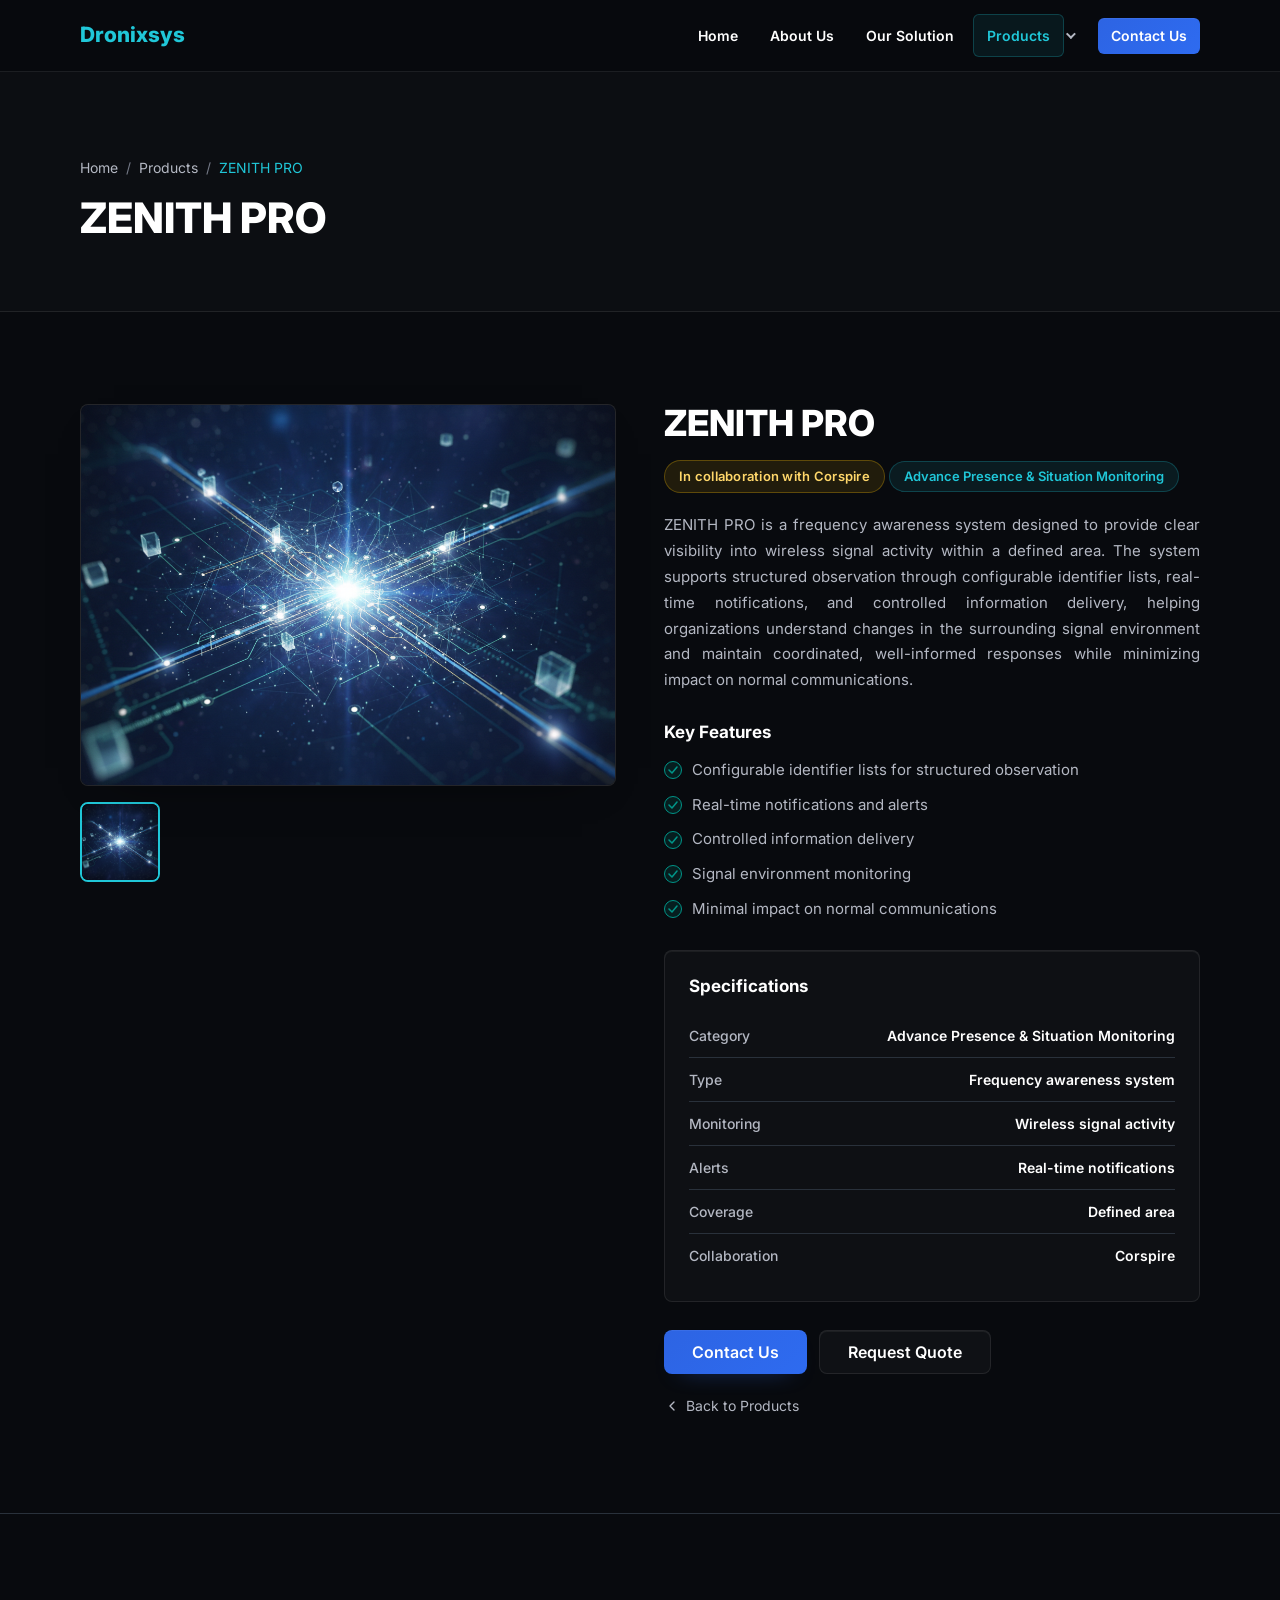
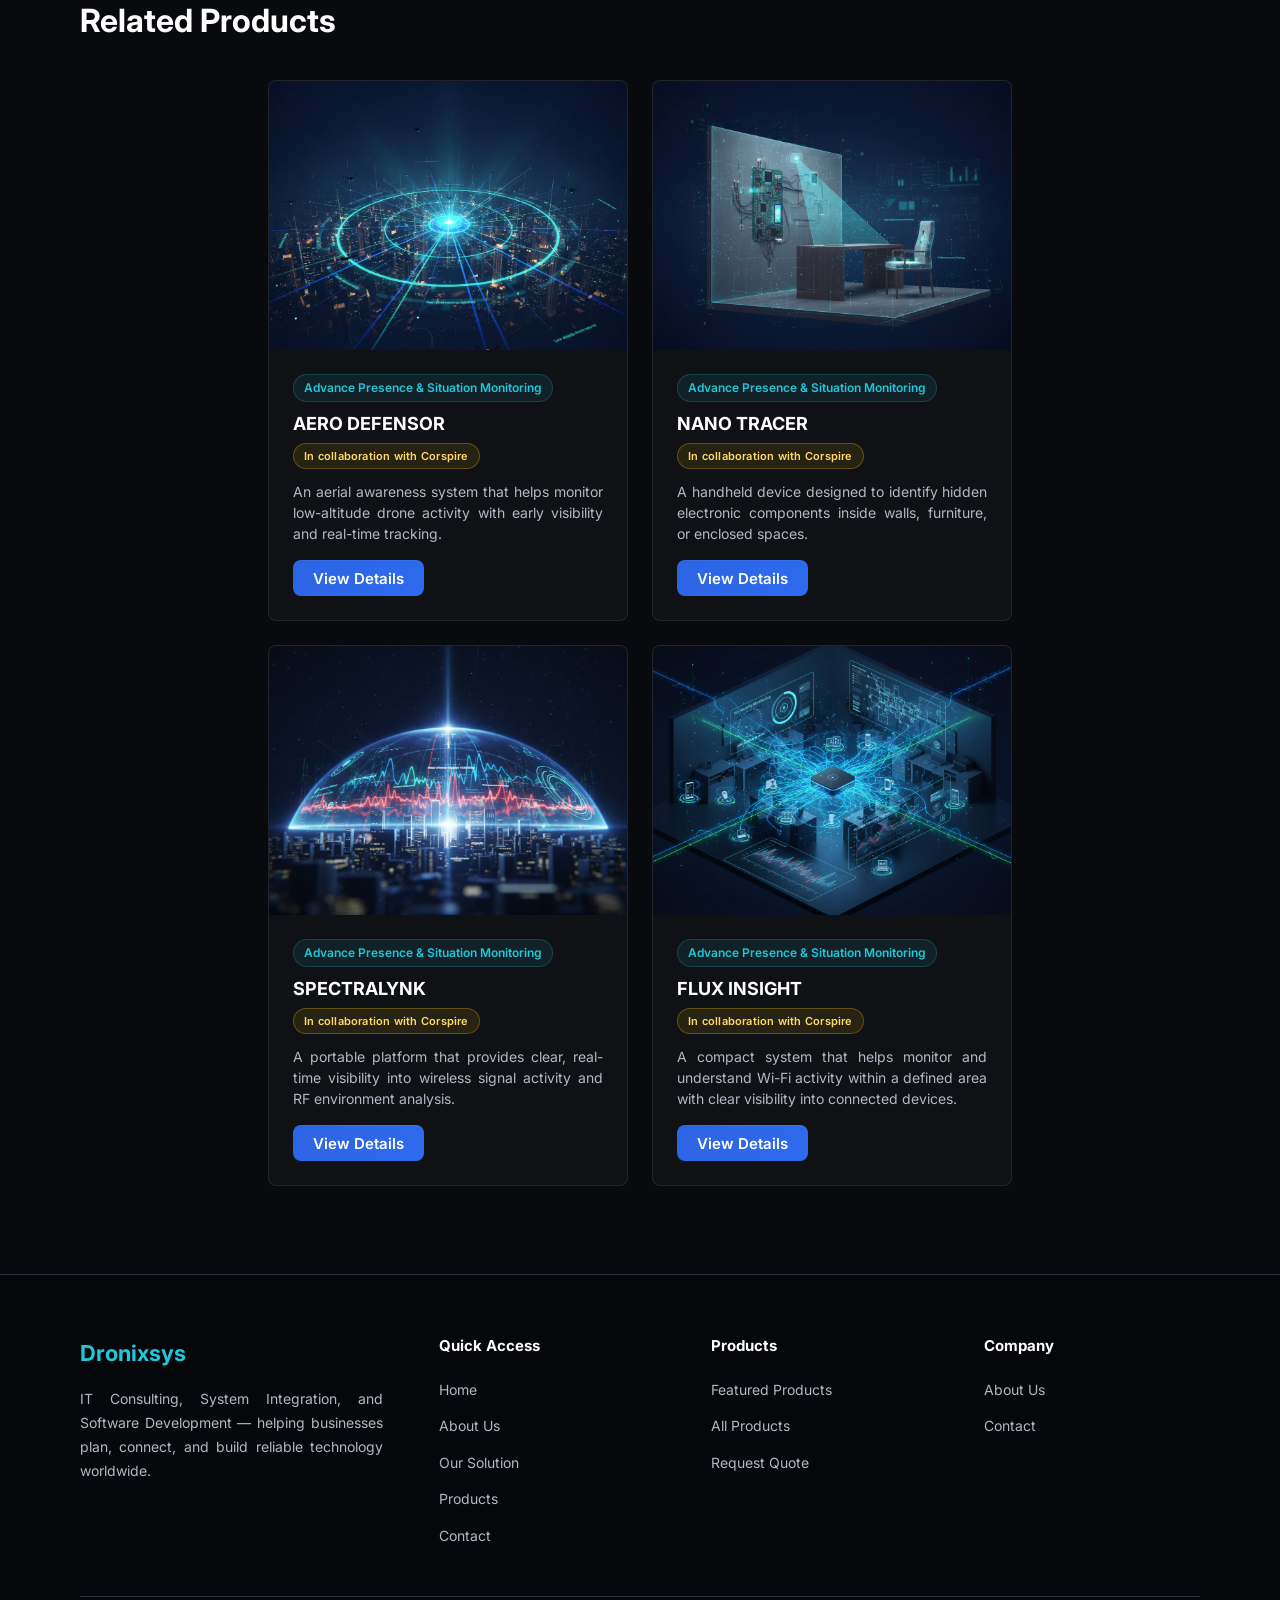
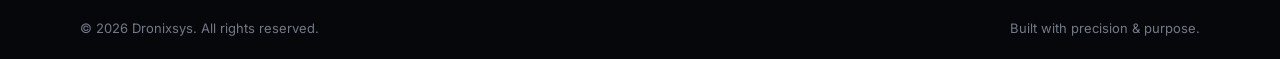
<file: pages/product-detail.html>
<!DOCTYPE html>
<html lang="en">
<head>
  <meta charset="UTF-8" />
  <meta name="viewport" content="width=device-width, initial-scale=1.0" />
  <title>Product Detail – Dronixsys</title>
  <link rel="preconnect" href="https://fonts.googleapis.com" />
  <link rel="preconnect" href="https://fonts.gstatic.com" crossorigin />
  <link href="https://fonts.googleapis.com/css2?family=Inter:wght@400;500;600;700;800&display=swap" rel="stylesheet" />
  <link rel="stylesheet" href="../css/style.css?v=5" />
  <link rel="stylesheet" href="../css/animations.css?v=5" />
</head>
<body class="page-detail">

<!-- NAVBAR -->
<nav class="navbar" role="navigation" aria-label="Main navigation">
  <div class="container">
    <a href="../index.html" class="nav-logo">Dronixsys</a>
    <button class="hamburger" aria-label="Toggle menu" aria-expanded="false" aria-controls="navMenu">
      <span></span><span></span><span></span>
    </button>
    <ul class="nav-menu" id="navMenu">
      <li><a href="../index.html">Home</a></li>
      <li><a href="./about.html">About Us</a></li>
      <li><a href="./our-solution.html">Our Solution</a></li>
      <li class="nav-dropdown">
        <a href="./products.html" class="nav-dropdown-toggle active">Products</a>
        <button class="dropdown-caret" aria-label="Toggle products menu" aria-expanded="false"></button>
        <ul class="dropdown-menu">
          <li class="dropdown-submenu">
            <a href="./products.html?category=advance-presence-situation-monitoring" class="submenu-toggle">Advance Presence &amp; Situation Monitoring</a>
            <ul class="submenu">
              <li><a href="./product-detail.html?id=1">ZENITH PRO</a></li>
              <li><a href="./product-detail.html?id=2">AERO DEFENSOR</a></li>
              <li><a href="./product-detail.html?id=3">NANO TRACER</a></li>
              <li><a href="./product-detail.html?id=4">SPECTRALYNK</a></li>
              <li><a href="./product-detail.html?id=5">FLUX INSIGHT</a></li>
            </ul>
          </li>
          <li class="dropdown-submenu">
            <a href="./products.html?category=communications-information-system" class="submenu-toggle">Communications &amp; Information System</a>
            <ul class="submenu">
              <li><a href="./product-detail.html?id=6">NOVAIR MESSAGE</a></li>
              <li><a href="./product-detail.html?id=7">NOVAIR REACH</a></li>
              <li><a href="./product-detail.html?id=8">NOVAIR FREQUENCY</a></li>
              <li><a href="./product-detail.html?id=9">NOVAIR CONTROL</a></li>
              <li><a href="./product-detail.html?id=10">NOVAIR SENSE</a></li>
            </ul>
          </li>
        </ul>
      </li>
      <li class="nav-cta"><a href="./contact.html" class="btn btn-primary">Contact Us</a></li>
    </ul>
  </div>
</nav>

<!-- PAGE HERO -->
<section class="page-hero">
  <div class="container">
    <nav class="breadcrumb" aria-label="Breadcrumb">
      <a href="../index.html">Home</a>
      <span class="sep">/</span>
      <a href="./products.html">Products</a>
      <span class="sep">/</span>
      <span class="current" id="productBreadcrumb" aria-current="page">Product Detail</span>
    </nav>
    <h1 id="productTitle" class="fade-in-scroll">Product Detail</h1>
  </div>
</section>

<!-- PRODUCT DETAIL -->
<section class="section">
  <div class="container">
    <div class="product-detail-grid">

      <!-- Left: Gallery -->
      <div class="product-gallery fade-in-scroll">
        <div class="main-image-wrap">
          <img id="mainImage" src="../assets/images/placeholder.svg" alt="Product image" onerror="this.src='../assets/images/placeholder.svg'" />
        </div>
        <div class="image-gallery" id="imageGallery" role="list" aria-label="Product image gallery"></div>
      </div>

      <!-- Right: Info -->
      <div class="product-detail-info fade-in-scroll">
        <h1 id="detailProductTitle">Loading...</h1>
        <span class="category-badge" id="categoryBadge">Category</span>

        <p class="product-description" id="productDescription">Loading product description...</p>

        <div class="features-list">
          <h4>Key Features</h4>
          <ul id="featuresList" role="list"></ul>
        </div>

        <div class="specs-section">
          <h4>Specifications</h4>
          <div class="specs-list" id="specsList"></div>
        </div>

        <div class="product-cta">
          <a href="./contact.html" class="btn btn-primary btn-lg">Contact Us</a>
          <a href="./contact.html" class="btn btn-secondary btn-lg">Request Quote</a>
        </div>

        <a href="./products.html" class="back-link">
          <svg width="16" height="16" viewBox="0 0 24 24" fill="none" stroke="currentColor" stroke-width="2" stroke-linecap="round" stroke-linejoin="round" aria-hidden="true">
            <polyline points="15 18 9 12 15 6"/>
          </svg>
          Back to Products
        </a>
      </div>

    </div>
  </div>
</section>

<!-- RELATED PRODUCTS -->
<section class="related-products">
  <div class="container">
    <h2 class="fade-in-scroll">Related Products</h2>
    <div class="related-grid" id="relatedProducts" role="list" aria-label="Related products"></div>
  </div>
</section>

<!-- FOOTER -->
<footer class="footer">
  <div class="container">
    <div class="footer-grid">
      <div class="footer-brand">
        <a href="../index.html" class="footer-logo">Dronixsys</a>
        <p>IT Consulting, System Integration, and Software Development — helping businesses plan, connect, and build reliable technology worldwide.</p>
        </div>
      <div class="footer-col">
        <h5>Quick Access</h5>
        <ul>
          <li><a href="../index.html">Home</a></li>
          <li><a href="./about.html">About Us</a></li>
          <li><a href="./our-solution.html">Our Solution</a></li>
          <li><a href="./products.html">Products</a></li>
          <li><a href="./contact.html">Contact</a></li>
        </ul>
      </div>
      <div class="footer-col">
        <h5>Products</h5>
        <ul>
          <li><a href="./products.html">Featured Products</a></li>
          <li><a href="./products.html">All Products</a></li>
          <li><a href="./contact.html">Request Quote</a></li>
        </ul>
      </div>
      <div class="footer-col">
        <h5>Company</h5>
        <ul>
          <li><a href="./about.html">About Us</a></li>
          <li><a href="./contact.html">Contact</a></li>

        </ul>
      </div>
    </div>
    <div class="footer-bottom">
      <p>&copy; 2026 Dronixsys. All rights reserved.</p>
      <p>Built with precision &amp; purpose.</p>
    </div>
  </div>
</footer>

<button id="scrollToTop" aria-label="Scroll to top">
  <svg viewBox="0 0 24 24" fill="none" stroke="currentColor" stroke-width="2" stroke-linecap="round" stroke-linejoin="round"><polyline points="18 15 12 9 6 15"/></svg>
</button>

<script src="../js/product-detail.js"></script>
<script src="../js/main.js"></script>
</body>
</html>
</file>
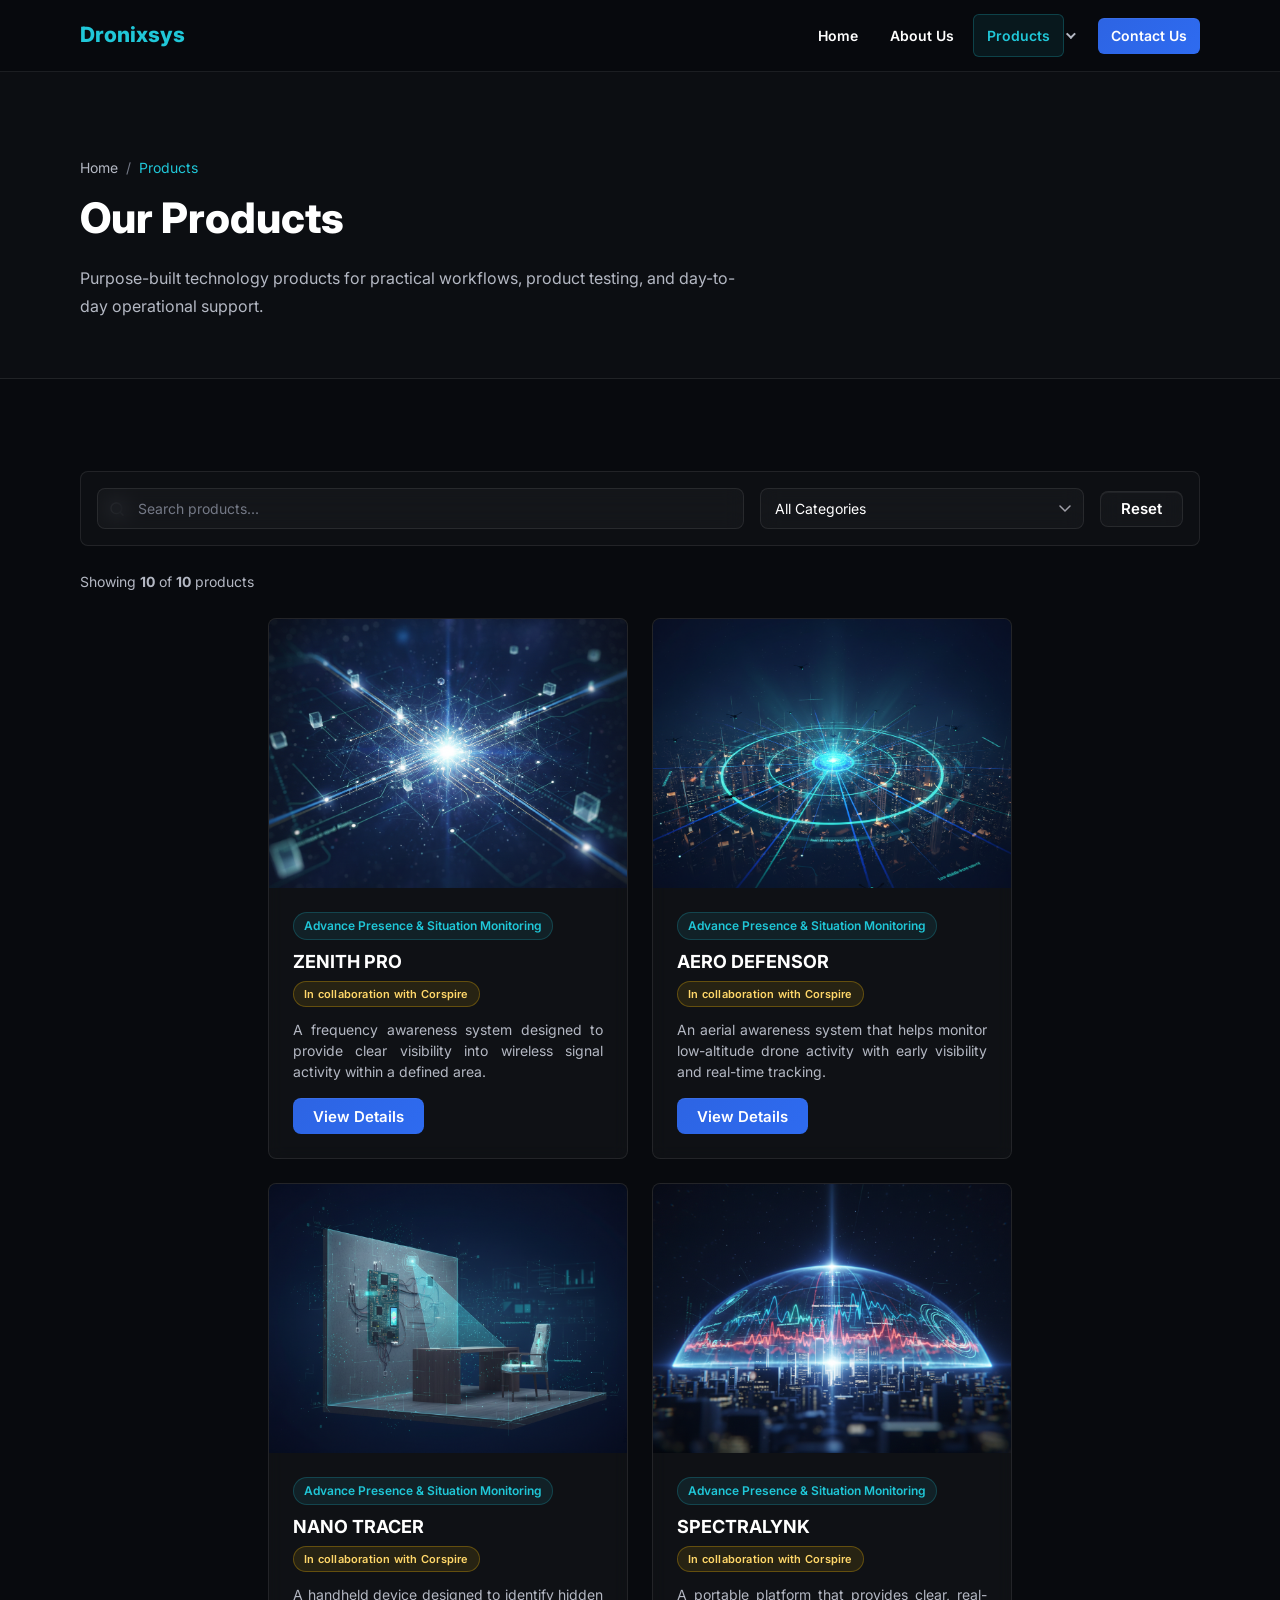
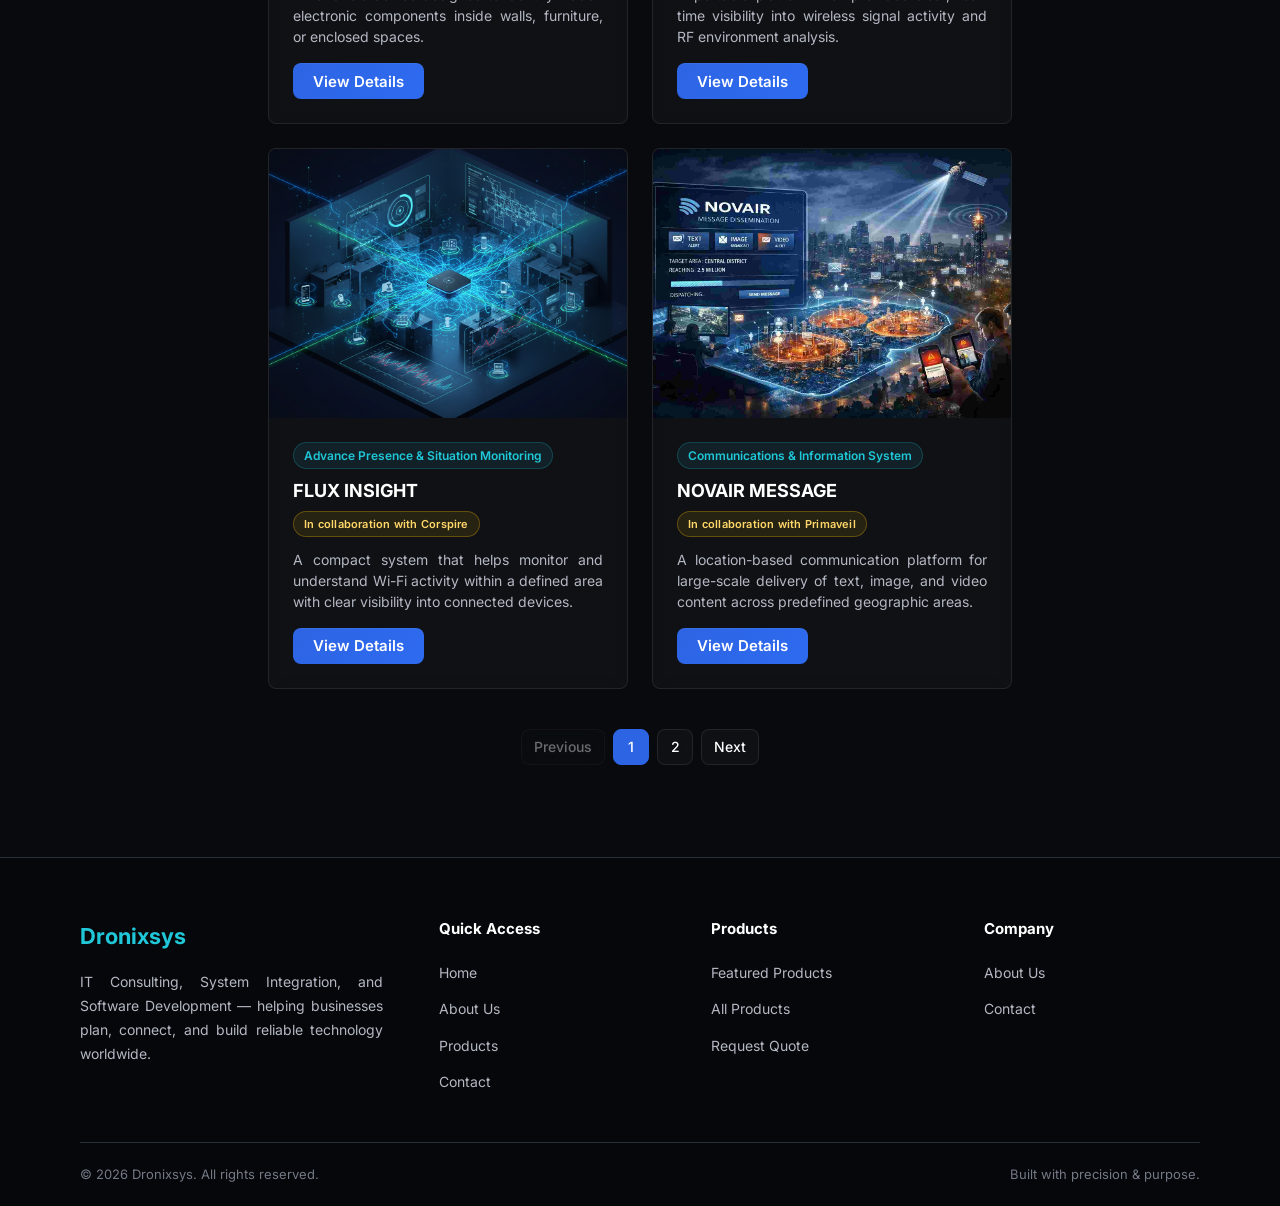
<file: pages/products.html>
<!DOCTYPE html>
<html lang="en">
<head>
  <meta charset="UTF-8" />
  <meta name="viewport" content="width=device-width, initial-scale=1.0" />
  <title>Our Products – Dronixsys</title>
  <meta name="description" content="Explore Dronixsys's full product catalog — software, hardware, services, and consulting solutions." />
  <link rel="preconnect" href="https://fonts.googleapis.com" />
  <link rel="preconnect" href="https://fonts.gstatic.com" crossorigin />
  <link href="https://fonts.googleapis.com/css2?family=Inter:wght@400;500;600;700;800&display=swap" rel="stylesheet" />
  <link rel="stylesheet" href="../css/style.css?v=5" />
  <link rel="stylesheet" href="../css/animations.css?v=5" />
</head>
<body class="page-products">

<!-- NAVBAR -->
<nav class="navbar" role="navigation" aria-label="Main navigation">
  <div class="container">
    <a href="../index.html" class="nav-logo">Dronixsys</a>
    <button class="hamburger" aria-label="Toggle menu" aria-expanded="false" aria-controls="navMenu">
      <span></span><span></span><span></span>
    </button>
    <ul class="nav-menu" id="navMenu">
      <li><a href="../index.html">Home</a></li>
      <li><a href="./about.html">About Us</a></li>
      <li class="nav-dropdown">
        <a href="./products.html" class="nav-dropdown-toggle active">Products</a>
        <button class="dropdown-caret" aria-label="Toggle products menu" aria-expanded="false"></button>
        <ul class="dropdown-menu">
          <li class="dropdown-submenu">
            <a href="./products.html?category=advance-presence-situation-monitoring" class="submenu-toggle">Advance Presence &amp; Situation Monitoring</a>
            <ul class="submenu">
              <li><a href="./product-detail.html?id=1">ZENITH PRO</a></li>
              <li><a href="./product-detail.html?id=2">AERO DEFENSOR</a></li>
              <li><a href="./product-detail.html?id=3">NANO TRACER</a></li>
              <li><a href="./product-detail.html?id=4">SPECTRALYNK</a></li>
              <li><a href="./product-detail.html?id=5">FLUX INSIGHT</a></li>
            </ul>
          </li>
          <li class="dropdown-submenu">
            <a href="./products.html?category=communications-information-system" class="submenu-toggle">Communications &amp; Information System</a>
            <ul class="submenu">
              <li><a href="./product-detail.html?id=6">NOVAIR MESSAGE</a></li>
              <li><a href="./product-detail.html?id=7">NOVAIR REACH</a></li>
              <li><a href="./product-detail.html?id=8">NOVAIR FREQUENCY</a></li>
              <li><a href="./product-detail.html?id=9">NOVAIR CONTROL</a></li>
              <li><a href="./product-detail.html?id=10">NOVAIR SENSE</a></li>
            </ul>
          </li>
        </ul>
      </li>
      <li class="nav-cta"><a href="./contact.html" class="btn btn-primary">Contact Us</a></li>
    </ul>
  </div>
</nav>

<!-- PAGE HERO -->
<section class="page-hero">
  <div class="container">
    <nav class="breadcrumb" aria-label="Breadcrumb">
      <a href="../index.html">Home</a>
      <span class="sep">/</span>
      <span class="current" aria-current="page">Products</span>
    </nav>
    <h1 class="fade-in-scroll">Our Products</h1>
    <p style="color:var(--text-secondary);font-size:16px;margin-top:12px;text-align:center;" class="fade-in-scroll">Purpose-built technology products for practical workflows, product testing, and day-to-day operational support.</p>
  </div>
</section>

<!-- PRODUCTS SECTION -->
<section class="section">
  <div class="container">

    <!-- Controls -->
    <div class="products-controls">
      <div class="search-wrap">
        <svg viewBox="0 0 24 24" fill="none" stroke="currentColor" stroke-width="2" stroke-linecap="round" stroke-linejoin="round" aria-hidden="true">
          <circle cx="11" cy="11" r="8"/><line x1="21" y1="21" x2="16.65" y2="16.65"/>
        </svg>
        <input type="text" id="searchInput" placeholder="Search products..." aria-label="Search products" />
      </div>
      <select id="categoryFilter" aria-label="Filter by category">
        <option value="">All Categories</option>
        <option value="advance-presence-situation-monitoring">Advance Presence & Situation Monitoring</option>
        <option value="communications-information-system">Communications & Information System</option>
      </select>
      <button id="resetFilters" class="btn btn-secondary">Reset</button>
    </div>

    <!-- Results Info -->
    <p class="results-info" aria-live="polite">
      Showing <strong id="resultsCount">0</strong> of <strong id="totalCount">0</strong> products
    </p>

    <!-- Products Grid -->
    <div class="products-grid" id="productsGrid" role="list" aria-label="Products list"></div>

    <!-- Empty State -->
    <div class="empty-state" id="emptyState" role="status" aria-live="polite">
      <svg viewBox="0 0 64 64" fill="none" stroke="currentColor" stroke-width="1.5" aria-hidden="true">
        <circle cx="28" cy="28" r="20"/><line x1="44" y1="44" x2="58" y2="58"/>
        <line x1="20" y1="28" x2="36" y2="28"/><line x1="28" y1="20" x2="28" y2="36"/>
      </svg>
      <h3>No products found</h3>
      <p>Try adjusting your search or filter to find what you're looking for.</p>
      <button class="btn btn-primary" onclick="document.getElementById('resetFilters').click()">Reset Filters</button>
    </div>

    <!-- Pagination -->
    <nav class="pagination" id="pagination" aria-label="Products pagination"></nav>
  </div>
</section>

<!-- FOOTER -->
<footer class="footer">
  <div class="container">
    <div class="footer-grid">
      <div class="footer-brand">
        <a href="../index.html" class="footer-logo">Dronixsys</a>
        <p>IT Consulting, System Integration, and Software Development — helping businesses plan, connect, and build reliable technology worldwide.</p>
        </div>
      <div class="footer-col">
        <h5>Quick Access</h5>
        <ul>
          <li><a href="../index.html">Home</a></li>
          <li><a href="./about.html">About Us</a></li>
          <li><a href="./products.html">Products</a></li>
          <li><a href="./contact.html">Contact</a></li>
        </ul>
      </div>
      <div class="footer-col">
        <h5>Products</h5>
        <ul>
          <li><a href="./products.html">Featured Products</a></li>
          <li><a href="./products.html">All Products</a></li>
          <li><a href="./contact.html">Request Quote</a></li>
        </ul>
      </div>
      <div class="footer-col">
        <h5>Company</h5>
        <ul>
          <li><a href="./about.html">About Us</a></li>
          <li><a href="./contact.html">Contact</a></li>

        </ul>
      </div>
    </div>
    <div class="footer-bottom">
      <p>&copy; 2026 Dronixsys. All rights reserved.</p>
      <p>Built with precision &amp; purpose.</p>
    </div>
  </div>
</footer>

<button id="scrollToTop" aria-label="Scroll to top">
  <svg viewBox="0 0 24 24" fill="none" stroke="currentColor" stroke-width="2" stroke-linecap="round" stroke-linejoin="round"><polyline points="18 15 12 9 6 15"/></svg>
</button>

<script src="../js/products.js"></script>
<script src="../js/main.js"></script>
</body>
</html>
</file>
<file: css/style.css>
/* ===========================
   DRONIXSYS - DARK THEME CSS
   =========================== */

:root {
  --bg-main: #080A0E;
  --bg-surface: #11151B;
  --bg-footer: #05070A;
  --brand-cyan: #20C7D8;
  --primary-blue: #2D64E3;
  --primary-blue-hover: #2352BD;
  --primary-blue-active: #1B3F96;
  --text-primary: #FFFFFF;
  --text-secondary: #B4B8C3;
  --text-muted: #747986;
  --border: #29313B;
  --success: #009588;
  --error: #E40014;
  --warning: #FCBB00;

  --glass-bg: rgba(255,255,255,0.03);
  --glass-bg-strong: rgba(255,255,255,0.055);
  --glass-border: rgba(255,255,255,0.085);
  --glass-border-hover: rgba(32,199,216,0.30);
  --glass-blur: 10px;
  --glass-highlight: inset 0 1px 0 rgba(255,255,255,0.055);
  --glow-cyan: 0 0 0 1px rgba(32,199,216,0.12), 0 18px 34px -28px rgba(32,199,216,0.55);
  --glow-soft: 0 16px 46px -34px rgba(0,0,0,0.95);

  --shadow-sm: rgba(0,0,0,0.2) 0px 1px 2px 0px;
  --shadow-md: rgba(0,0,0,0.3) 0px 4px 6px -1px, rgba(0,0,0,0.2) 0px 2px 4px -2px;
  --shadow-lg: rgba(0,0,0,0.45) 0px 18px 40px -12px, rgba(0,0,0,0.3) 0px 4px 12px -4px;
  --radius-sm: 6px;
  --radius-md: 8px;
  --radius-lg: 8px;
  --radius-xl: 8px;
  --container-max: 1200px;
  --container-pad: 40px;
}

*, *::before, *::after { box-sizing: border-box; margin: 0; padding: 0; }
html { scroll-behavior: smooth; }

body {
  font-family: 'Inter', system-ui, -apple-system, BlinkMacSystemFont, 'Segoe UI', Roboto, sans-serif;
  background-color: var(--bg-main);
  background-image: none;
  color: var(--text-primary);
  font-size: 16px;
  font-weight: 400;
  line-height: 1.65;
  -webkit-font-smoothing: antialiased;
  position: relative;
  overflow-x: hidden;
}

body.page-home,
body.page-about,
body.page-products,
body.page-detail,
body.page-contact {
  background-image: none;
}

body::before,
body::after {
  content: none;
  display: none;
}

img { max-width: 100%; height: auto; display: block; }
a { text-decoration: none; color: inherit; }
ul, ol { list-style: none; }
button { cursor: pointer; font-family: inherit; }
input, textarea, select { font-family: inherit; }

/* Typography */
h1 { font-size: 52px; font-weight: 800; line-height: 1.1; }
h2 { font-size: 32px; font-weight: 700; line-height: 1.2; }
h3 { font-size: 22px; font-weight: 700; line-height: 1.3; }
h4 { font-size: 20px; font-weight: 700; line-height: 1.35; }
h5 { font-size: 17px; font-weight: 600; line-height: 1.4; }
p  {
  font-size: 15px;
  font-weight: 400;
  line-height: 1.72;
  color: var(--text-secondary);
  text-align: justify;
  text-justify: inter-word;
}

.container {
  max-width: var(--container-max);
  margin: 0 auto;
  padding: 0 var(--container-pad);
}

/* Buttons */
.btn {
  display: inline-flex;
  align-items: center;
  justify-content: center;
  gap: 8px;
  height: 36px;
  padding: 8px 20px;
  border-radius: var(--radius-md);
  font-size: 15px;
  font-weight: 600;
  line-height: 1;
  border: none;
  cursor: pointer;
  transition: background-color 0.2s ease, border-color 0.2s ease, color 0.2s ease;
  white-space: nowrap;
  text-decoration: none;
}
.btn-primary {
  background-image: linear-gradient(135deg, var(--primary-blue) 0%, #2E6BF0 100%);
  background-color: var(--primary-blue);
  color: #fff;
  box-shadow: 0 10px 24px -18px rgba(46,107,240,0.9), var(--glass-highlight);
}
.btn-primary:hover { background-image: linear-gradient(135deg, var(--primary-blue-hover) 0%, var(--primary-blue) 100%); color: #fff; box-shadow: 0 12px 28px -18px rgba(46,107,240,0.95), var(--glass-highlight); }
.btn-primary:active { background-image: none; background-color: var(--primary-blue-active); }
.btn-secondary {
  background-color: var(--glass-bg);
  -webkit-backdrop-filter: blur(var(--glass-blur));
  backdrop-filter: blur(var(--glass-blur));
  color: var(--text-primary);
  border: 1px solid var(--glass-border);
  box-shadow: var(--glass-highlight);
}
.btn-secondary:hover { background-color: var(--glass-bg-strong); border-color: var(--glass-border-hover); color: #fff; }
.btn-ghost {
  background-color: rgba(255,255,255,0.02);
  -webkit-backdrop-filter: blur(var(--glass-blur));
  backdrop-filter: blur(var(--glass-blur));
  color: var(--text-primary);
  border: 1px solid var(--glass-border);
}
.btn-ghost:hover { background-color: var(--glass-bg); border-color: var(--glass-border-hover); color: #fff; }
.btn-lg { height: 44px; padding: 10px 28px; font-size: 16px; }
.btn-sm { height: 30px; padding: 6px 14px; font-size: 13px; }
.btn:disabled { opacity: 0.5; cursor: not-allowed; }

/* Navbar */
.navbar {
  position: sticky;
  top: 0;
  z-index: 1000;
  background-color: rgba(8,10,14,0.92);
  -webkit-backdrop-filter: blur(12px) saturate(130%);
  backdrop-filter: blur(12px) saturate(130%);
  border-bottom: 1px solid var(--glass-border);
  height: 72px;
  display: flex;
  align-items: center;
}
.navbar .container {
  display: flex;
  align-items: center;
  justify-content: space-between;
  width: 100%;
}
.nav-logo {
  font-size: 21px;
  font-weight: 800;
  color: var(--brand-cyan);
  letter-spacing: 0;
}
.nav-menu {
  display: flex;
  align-items: center;
  gap: 6px;
}
.nav-menu a {
  font-size: 14px;
  font-weight: 600;
  color: var(--text-primary);
  padding: 9px 13px;
  border-radius: var(--radius-sm);
  transition: background-color 0.2s ease;
}
.nav-menu a:hover { background-color: var(--glass-bg-strong); color: var(--brand-cyan); }
.nav-menu a.active {
  background-color: rgba(32,199,216,0.08);
  border: 1px solid rgba(32,199,216,0.24);
  color: var(--brand-cyan);
}
.nav-cta { margin-left: 12px; }

/* ---- Products Dropdown ---- */
.nav-dropdown {
  position: relative;
  display: flex;
  align-items: center;
}
.dropdown-caret {
  display: inline-flex;
  align-items: center;
  justify-content: center;
  width: 22px;
  height: 28px;
  background: none;
  border: none;
  padding: 0;
  margin-left: -6px;
}
.dropdown-caret::before {
  content: '';
  width: 7px;
  height: 7px;
  border-right: 2px solid var(--text-secondary);
  border-bottom: 2px solid var(--text-secondary);
  transform: rotate(45deg) translateY(-2px);
  transition: transform 0.25s ease, border-color 0.2s ease;
}
.nav-dropdown:hover .dropdown-caret::before {
  border-color: var(--brand-cyan);
  transform: rotate(-135deg) translateY(-2px);
}
.dropdown-menu {
  position: absolute;
  top: 100%;
  left: 0;
  min-width: 300px;
  background-color: rgba(11,12,16,0.96);
  -webkit-backdrop-filter: blur(12px) saturate(130%);
  backdrop-filter: blur(12px) saturate(130%);
  border: 1px solid rgba(255,255,255,0.10);
  border-radius: var(--radius-sm);
  box-shadow: 0 18px 38px -28px rgba(0,0,0,0.95), var(--glass-highlight);
  padding: 6px;
  margin-top: 8px;
  opacity: 0;
  visibility: hidden;
  transform: translateY(6px);
  transition: opacity 0.2s ease, transform 0.2s ease, visibility 0.2s ease;
  z-index: 1001;
}
/* Bridge so hover doesn't drop while moving cursor to menu */
.dropdown-menu::before {
  content: '';
  position: absolute;
  top: -10px;
  left: 0;
  right: 0;
  height: 10px;
}
.nav-dropdown:hover > .dropdown-menu,
.nav-dropdown:focus-within > .dropdown-menu {
  opacity: 1;
  visibility: visible;
  transform: translateY(0);
}
.dropdown-menu a {
  display: flex;
  align-items: center;
  width: 100%;
  font-size: 14px;
  font-weight: 600;
  color: var(--text-primary);
  padding: 9px 11px;
  border-radius: 6px;
  white-space: nowrap;
}
.dropdown-menu a:hover {
  background-color: rgba(0,217,255,0.08);
  color: var(--brand-cyan);
}
.dropdown-label {
  padding: 8px 18px 4px;
  font-size: 11px;
  font-weight: 600;
  text-transform: uppercase;
  letter-spacing: 0.08em;
  color: var(--brand-cyan);
  pointer-events: none;
  opacity: 0.7;
}
/* ---- Nested category submenu (drops down) ---- */
.dropdown-submenu { position: relative; }
.submenu-toggle { justify-content: space-between; gap: 12px; cursor: pointer; }
.submenu-toggle::before {
  content: '';
  width: 6px;
  height: 6px;
  border-left: 2px solid var(--text-secondary);
  border-top: 2px solid var(--text-secondary);
  transform: rotate(-45deg);
  margin-right: 8px;
  flex-shrink: 0;
  transition: border-color 0.2s ease;
}
.submenu-toggle::after { display: none; }
.dropdown-submenu:hover > .submenu-toggle::before,
.dropdown-submenu:focus-within > .submenu-toggle::before {
  border-color: var(--brand-cyan);
}
.submenu {
  position: absolute;
  top: 0;
  right: 100%;
  min-width: 220px;
  background-color: rgba(11,12,16,0.98);
  -webkit-backdrop-filter: blur(12px) saturate(130%);
  backdrop-filter: blur(12px) saturate(130%);
  border: 1px solid rgba(255,255,255,0.10);
  border-radius: var(--radius-sm);
  box-shadow: 0 18px 38px -28px rgba(0,0,0,0.95), var(--glass-highlight);
  padding: 6px;
  margin-right: 6px;
  opacity: 0;
  visibility: hidden;
  transform: translateX(-6px);
  transition: opacity 0.2s ease, transform 0.2s ease, visibility 0.2s ease;
  z-index: 1002;
}
.submenu::before {
  content: '';
  position: absolute;
  top: 0;
  bottom: 0;
  right: -12px;
  width: 12px;
}
.dropdown-submenu:hover > .submenu,
.dropdown-submenu:focus-within > .submenu {
  opacity: 1;
  visibility: visible;
  transform: translateX(0);
}
.hamburger {
  display: none;
  flex-direction: column;
  gap: 5px;
  background: none;
  border: none;
  padding: 4px;
  cursor: pointer;
}
.hamburger span {
  display: block;
  width: 24px;
  height: 2px;
  background-color: var(--text-primary);
  border-radius: 2px;
  transition: transform 0.3s ease, opacity 0.3s ease;
}

/* Hero */
.hero {
  position: relative;
  background-color: var(--bg-main);
  padding: 118px 0 96px;
  text-align: left;
  overflow: hidden;
  min-height: 590px;
  display: flex;
  align-items: center;
  border-bottom: 1px solid var(--glass-border);
}
.hero-bg-image {
  position: absolute;
  inset: 0;
  z-index: 0;
  display: block;
}
.hero-bg-image img {
  width: 100%;
  height: 100%;
  object-fit: cover;
  object-position: 62% center;
  display: block;
}
.hero-overlay {
  position: absolute;
  inset: 0;
  z-index: 1;
  display: block;
  background:
    linear-gradient(90deg, rgba(8,10,14,0.96) 0%, rgba(8,10,14,0.86) 45%, rgba(8,10,14,0.56) 100%),
    linear-gradient(to bottom, rgba(8,10,14,0.08) 0%, rgba(8,10,14,0.94) 100%);
}
.hero-inner {
  position: relative;
  z-index: 2;
  width: 100%;
  display: flex;
  flex-direction: column;
  align-items: flex-start;
}
.hero-inner::before {
  content: '';
  width: 64px;
  height: 2px;
  background-color: var(--brand-cyan);
  margin-bottom: 26px;
}
.hero h1 {
  font-size: 42px;
  font-weight: 800;
  color: var(--text-primary);
  max-width: 780px;
  margin: 0 0 22px;
  line-height: 1.08;
  text-align: left;
}
.hero .hero-subtitle {
  font-size: 17px;
  color: rgba(255,255,255,0.82);
  max-width: 620px;
  margin: 0 0 36px;
  line-height: 1.75;
  text-align: left;
}
.hero-buttons {
  display: flex;
  gap: 16px;
  justify-content: flex-start;
  flex-wrap: wrap;
}

/* Page Hero */
.page-hero {
  background-color: rgba(255,255,255,0.015);
  padding: 84px 0 58px;
  border-bottom: 1px solid var(--glass-border);
  text-align: left;
}
.page-hero .container {
  display: flex;
  flex-direction: column;
  align-items: flex-start;
}
.page-hero h1 {
  font-size: 42px;
  font-weight: 800;
  color: var(--text-primary);
  margin-bottom: 12px;
  text-align: left;
}
.page-hero p { max-width: 680px; text-align: left !important; }
.breadcrumb {
  display: flex;
  align-items: center;
  gap: 8px;
  font-size: 14px;
  color: var(--text-muted);
  margin-bottom: 16px;
}
.breadcrumb a { color: var(--text-secondary); transition: color 0.2s; }
.breadcrumb a:hover { color: var(--brand-cyan); }
.breadcrumb .sep { color: var(--text-muted); }
.breadcrumb .current { color: var(--brand-cyan); }

/* Section Base */
.section { padding: 92px 0; }
.section-header { text-align: left; max-width: 760px; margin: 0 auto 48px; }
.section-header h2 { color: var(--text-primary); margin-bottom: 16px; }
.section-header p { font-size: 16px; color: var(--text-secondary); max-width: 720px; margin: 0; text-align: left; }
.section-label {
  display: inline-block;
  font-size: 13px;
  font-weight: 700;
  letter-spacing: 0;
  text-transform: uppercase;
  color: var(--brand-cyan);
  margin-bottom: 12px;
}

/* Our Solution page */
.sol-tiles {
  display: grid;
  grid-template-columns: 1fr 1fr;
  gap: 28px;
}
.sol-tile {
  position: relative;
  display: flex;
  flex-direction: column;
  align-items: flex-start;
  background-color: var(--glass-bg);
  -webkit-backdrop-filter: blur(var(--glass-blur));
  backdrop-filter: blur(var(--glass-blur));
  border: 1px solid var(--glass-border);
  border-radius: var(--radius-lg);
  padding: 40px 36px 64px;
  min-height: 280px;
  transition: transform 0.25s ease, border-color 0.25s ease, background-color 0.25s ease;
}
.sol-tile:hover {
  transform: translateY(-4px);
  border-color: var(--glass-border-hover);
  background-color: var(--glass-bg-strong);
}
.sol-tile-icon {
  width: 60px;
  height: 60px;
  display: flex;
  align-items: center;
  justify-content: center;
  border-radius: var(--radius-md);
  background-color: rgba(255,255,255,0.06);
  color: var(--brand-cyan);
  margin-bottom: 22px;
}
.sol-tile-icon svg { width: 30px; height: 30px; }
.sol-tile-body h3 { color: var(--text-primary); margin: 6px 0 12px; }
.sol-tile-body p { font-size: 15px; color: var(--text-secondary); margin: 0; text-align: left; line-height: 1.6; }
.sol-tile-arrow {
  position: absolute;
  bottom: 32px;
  right: 32px;
  font-size: 20px;
  color: var(--brand-cyan);
  transition: transform 0.25s ease;
}
.sol-tile:hover .sol-tile-arrow { transform: translateX(6px); }

.solution-section { padding: 84px 0; border-bottom: 1px solid var(--glass-border); }
.solution-section-alt { background-color: rgba(255,255,255,0.015); }
.solution-block {
  max-width: 860px;
  border-left: 2px solid rgba(32,199,216,0.55);
  padding-left: 28px;
}
.solution-block h2 { color: var(--text-primary); margin-bottom: 22px; }
.solution-block p {
  font-size: 16px;
  line-height: 1.8;
  color: var(--text-secondary);
  margin-bottom: 18px;
  text-align: justify;
}
.solution-block p:last-child { margin-bottom: 0; }
.solution-cta {
  text-align: center;
  padding: 92px 0;
  border-bottom: 1px solid var(--glass-border);
}
.solution-cta h2 { color: var(--text-primary); margin-bottom: 14px; }
.solution-cta p {
  font-size: 16px;
  color: var(--text-secondary);
  max-width: 560px;
  margin: 0 auto 28px;
  text-align: center;
}

/* About Preview */
.about-preview {
  background-color: rgba(255,255,255,0.012);
  border-top: 1px solid var(--glass-border);
  border-bottom: 1px solid var(--glass-border);
  padding: 92px 0;
}
.about-preview-grid {
  display: grid;
  grid-template-columns: minmax(0, 1fr) 430px;
  gap: 72px;
  align-items: center;
}
.about-preview-text {
  display: flex;
  flex-direction: column;
  align-items: flex-start;
  text-align: left;
  border-left: 2px solid rgba(32,199,216,0.55);
  padding-left: 28px;
}
.about-preview-text h2 {
  color: var(--text-primary);
  margin-bottom: 24px;
  text-align: left;
}
.about-preview-text p {
  font-size: 15px;
  color: var(--text-secondary);
  margin: 0 0 14px;
  line-height: 1.7;
  text-align: justify;
  text-justify: inter-word;
}
.about-preview-image {
  border-radius: var(--radius-lg);
  overflow: hidden;
  border: 1px solid var(--glass-border);
  background-color: var(--glass-bg);
  -webkit-backdrop-filter: blur(var(--glass-blur));
  backdrop-filter: blur(var(--glass-blur));
  box-shadow: var(--glow-soft), var(--glass-highlight);
  aspect-ratio: 1 / 1;
}
.about-preview-image img {
  width: 100%;
  height: 100%;
  object-fit: cover;
  display: block;
  transition: transform 0.4s ease;
}
.about-preview-image:hover img {
  transform: scale(1.03);
}

/* Solutions */
.solutions { background-color: transparent; padding: 96px 0; }
.solutions-header {
  text-align: left;
  max-width: 760px;
  margin: 0 0 48px;
}
.solutions-header h2 { color: var(--text-primary); margin-bottom: 16px; }
.solutions-header p { font-size: 16px; color: var(--text-secondary); text-align: justify; text-justify: inter-word; max-width: 760px; margin: 0; }

.solution-card {
  display: grid;
  grid-template-columns: 420px minmax(0, 1fr);
  background-color: rgba(255,255,255,0.028);
  -webkit-backdrop-filter: blur(8px) saturate(125%);
  backdrop-filter: blur(8px) saturate(125%);
  border: 1px solid var(--glass-border);
  border-radius: var(--radius-xl);
  overflow: hidden;
  margin-bottom: 20px;
  box-shadow: var(--glow-soft), var(--glass-highlight);
  transition: box-shadow 0.3s ease, border-color 0.3s ease, transform 0.3s ease;
}
.solution-card:hover { box-shadow: var(--glow-cyan), var(--glass-highlight); border-color: var(--glass-border-hover); transform: translateY(-2px); }
.solution-card.reverse { direction: rtl; }
.solution-card.reverse > * { direction: ltr; }

.solution-image {
  position: relative;
  overflow: hidden;
  min-height: 330px;
  background-color: var(--border);
}
.solution-image img { width: 100%; height: 100%; object-fit: cover; }

.solution-content {
  position: relative;
  padding: 44px 46px;
  display: flex;
  flex-direction: column;
  justify-content: center;
}
.solution-content::before {
  content: '';
  position: absolute;
  top: 44px;
  left: 46px;
  width: 36px;
  height: 2px;
  background-color: rgba(32,199,216,0.62);
}
.solution-content h3 { color: var(--text-primary); margin-bottom: 14px; font-size: 22px; }
.solution-content h3 { padding-top: 20px; }
.solution-content p { font-size: 15px; color: var(--text-secondary); margin-bottom: 24px; line-height: 1.72; text-align: justify; text-justify: inter-word; }
.solution-link {
  display: inline-flex;
  align-items: center;
  gap: 6px;
  font-size: 15px;
  font-weight: 500;
  color: var(--brand-cyan);
  transition: gap 0.2s ease;
}
.solution-link:hover { gap: 10px; }

/* Features Grid */
.features {
  background-color: transparent;
  padding: 88px 0;
  border-top: 1px solid var(--glass-border);
  border-bottom: 1px solid var(--glass-border);
}
.features-grid {
  display: grid;
  grid-template-columns: repeat(4, 1fr);
  gap: 24px;
}
.feature-item {
  position: relative;
  background-color: var(--glass-bg);
  -webkit-backdrop-filter: blur(var(--glass-blur));
  backdrop-filter: blur(var(--glass-blur));
  border: 1px solid var(--glass-border);
  border-radius: var(--radius-lg);
  padding: 26px 24px;
  box-shadow: var(--glass-highlight);
  transition: border-color 0.3s ease, box-shadow 0.3s ease, transform 0.3s ease;
}
.feature-item:hover { border-color: var(--glass-border-hover); box-shadow: var(--glow-cyan), var(--glass-highlight); transform: translateY(-2px); }
.feature-icon { width: 44px; height: 44px; color: var(--brand-cyan); margin-bottom: 16px; }
.feature-item h3 { font-size: 17px; font-weight: 700; color: var(--text-primary); margin-bottom: 8px; }
.feature-item p { font-size: 14px; color: var(--text-secondary); line-height: 1.6; text-align: justify; text-justify: inter-word; }

/* Why Choose Us */
.why-choose { background-color: rgba(255,255,255,0.012); padding: 92px 0; border-top: 1px solid var(--glass-border); border-bottom: 1px solid var(--glass-border); }
.why-choose-header {
  text-align: left;
  margin-bottom: 44px;
}
.why-choose-header h2 { color: var(--text-primary); max-width: 760px; }
.why-choose-grid {
  display: grid;
  grid-template-columns: 430px minmax(0, 1fr);
  gap: 72px;
  align-items: center;
}
.why-choose-image {
  border-radius: var(--radius-lg);
  overflow: hidden;
  background-color: var(--glass-bg);
  -webkit-backdrop-filter: blur(var(--glass-blur));
  backdrop-filter: blur(var(--glass-blur));
  border: 1px solid var(--glass-border);
  box-shadow: var(--glow-soft), var(--glass-highlight);
  min-height: 400px;
}
.why-choose-image img { width: 100%; height: 100%; object-fit: cover; }
.why-choose-content h2 { color: var(--text-primary); margin-bottom: 24px; text-align: center; }
.why-choose-content {
  border-left: 1px solid var(--glass-border);
  padding-left: 32px;
}
.why-choose-content > p { font-size: 16px; color: var(--text-secondary); margin-bottom: 32px; line-height: 1.78; text-align: justify; text-justify: inter-word; }
.badges-wrap { display: flex; flex-wrap: wrap; gap: 12px; }
.badge {
  display: inline-flex;
  align-items: center;
  gap: 8px;
  padding: 8px 16px;
  border: 1px solid var(--glass-border);
  border-radius: 999px;
  font-size: 14px;
  font-weight: 500;
  color: var(--text-primary);
  background-color: var(--glass-bg);
  -webkit-backdrop-filter: blur(var(--glass-blur));
  backdrop-filter: blur(var(--glass-blur));
  transition: border-color 0.2s ease, background-color 0.2s ease, transform 0.2s ease;
}
.badge:hover { border-color: var(--glass-border-hover); background-color: var(--glass-bg-strong); }
.badge-dot { width: 8px; height: 8px; border-radius: 50%; background-color: var(--brand-cyan); flex-shrink: 0; }

/* Tagline CTA */
.tagline-cta {
  position: relative;
  background-color: rgba(255,255,255,0.035);
  border-top: 1px solid var(--glass-border);
  border-bottom: 1px solid var(--glass-border);
  padding: 58px 0;
  text-align: left;
  overflow: hidden;
}
.tagline-cta::after {
  content: none;
  display: none;
}
.tagline-cta > .container {
  position: relative;
  z-index: 1;
  display: grid;
  grid-template-columns: 0.8fr 1.2fr;
  gap: 48px;
  align-items: center;
}
.tagline-cta h4 { font-size: 28px; font-weight: 800; color: var(--text-primary); margin-bottom: 0; }
.tagline-cta p { font-size: 16px; color: var(--text-secondary); max-width: 700px; margin: 0; text-align: justify; text-justify: inter-word; }

/* Contact Section (Homepage) */
.contact-section { background-color: transparent; padding: 96px 0; }
.contact-section .section-header h2 { color: var(--text-primary); }
.contact-stats {
  display: flex;
  gap: 32px;
  justify-content: center;
  flex-wrap: wrap;
  margin-bottom: 48px;
}
.stat-item { text-align: center; }
.stat-number { font-size: 32px; font-weight: 800; color: var(--brand-cyan); display: block; }
.stat-label { font-size: 14px; color: var(--text-secondary); }

/* Forms */
.form-wrapper {
  background-color: rgba(255,255,255,0.028);
  -webkit-backdrop-filter: blur(8px) saturate(125%);
  backdrop-filter: blur(8px) saturate(125%);
  border: 1px solid var(--glass-border);
  border-radius: var(--radius-xl);
  box-shadow: var(--glow-soft), var(--glass-highlight);
  padding: 38px;
  max-width: 860px;
  margin: 0 auto;
}
.form-grid { display: grid; grid-template-columns: 1fr 1fr; gap: 20px; }
.form-group { display: flex; flex-direction: column; gap: 8px; }
.form-group.full { grid-column: 1 / -1; }
.form-group label { font-size: 14px; font-weight: 500; color: var(--text-primary); }
.form-group input,
.form-group select,
.form-group textarea {
  background-color: rgba(255,255,255,0.025);
  color: var(--text-primary);
  border: 1px solid var(--glass-border);
  border-radius: var(--radius-md);
  padding: 11px 14px;
  font-size: 14px;
  line-height: 1.5;
  transition: border-color 0.2s ease, box-shadow 0.2s ease, background-color 0.2s ease;
  outline: none;
  width: 100%;
}
.form-group input::placeholder,
.form-group textarea::placeholder { color: var(--text-muted); }
.form-group input:focus,
.form-group select:focus,
.form-group textarea:focus {
  border-color: var(--brand-cyan);
  background-color: rgba(0,217,255,0.04);
  box-shadow: 0 0 0 3px rgba(0,217,255,0.12);
}
.form-group input.error,
.form-group textarea.error { border-color: var(--error); }
.form-group select {
  appearance: none;
  background-image: url("data:image/svg+xml,%3Csvg xmlns='http://www.w3.org/2000/svg' width='12' height='8' viewBox='0 0 12 8'%3E%3Cpath d='M1 1l5 5 5-5' stroke='%23A1A1AA' stroke-width='1.5' fill='none' stroke-linecap='round'/%3E%3C/svg%3E");
  background-repeat: no-repeat;
  background-position: right 14px center;
  padding-right: 36px;
  cursor: pointer;
}
.form-group select option { background-color: var(--bg-surface); color: var(--text-primary); }
.form-group textarea { min-height: 120px; resize: vertical; }
.form-error { font-size: 12px; color: var(--error); display: none; }
.form-error.show { display: block; }
.form-message {
  padding: 14px 18px;
  border-radius: var(--radius-md);
  font-size: 14px;
  font-weight: 500;
  margin-bottom: 20px;
  display: none;
}
.form-message.success { background-color: rgba(0,149,136,0.15); border: 1px solid var(--success); color: var(--success); display: block; }
.form-message.error { background-color: rgba(228,0,20,0.1); border: 1px solid var(--error); color: var(--error); display: block; }

/* Footer */
.footer {
  background-color: var(--bg-footer);
  border-top: 1px solid var(--border);
  padding: 60px 0 0;
}
.footer-grid {
  display: grid;
  grid-template-columns: 1.4fr 1fr 1fr 1fr;
  gap: 56px;
  padding-bottom: 48px;
}
.footer-brand .footer-logo {
  font-size: 22px;
  font-weight: 700;
  color: var(--brand-cyan);
  display: inline-block;
  margin-bottom: 16px;
}
.footer-brand p {
  font-size: 14px;
  color: var(--text-secondary);
  line-height: 1.7;
  margin-bottom: 24px;
  text-align: justify;
  text-justify: inter-word;
}
.social-links { display: flex; gap: 12px; }
.social-link {
  width: 36px;
  height: 36px;
  border-radius: var(--radius-md);
  border: 1px solid var(--glass-border);
  background-color: var(--glass-bg);
  -webkit-backdrop-filter: blur(var(--glass-blur));
  backdrop-filter: blur(var(--glass-blur));
  display: flex;
  align-items: center;
  justify-content: center;
  color: var(--text-secondary);
  transition: border-color 0.2s ease, color 0.2s ease, background-color 0.2s ease, transform 0.2s ease;
}
.social-link:hover { border-color: var(--glass-border-hover); color: var(--brand-cyan); background-color: var(--glass-bg-strong); transform: translateY(-2px); }
.social-link svg { width: 16px; height: 16px; }
.footer-col h5 { font-size: 15px; font-weight: 700; color: var(--text-primary); margin-bottom: 20px; }
.footer-col ul { display: flex; flex-direction: column; gap: 10px; }
.footer-col ul li a { font-size: 14px; color: var(--text-secondary); transition: color 0.2s ease; }
.footer-col ul li a:hover { color: var(--text-primary); }
.footer-bottom {
  border-top: 1px solid var(--border);
  padding: 20px 0;
  display: flex;
  align-items: center;
  justify-content: space-between;
  flex-wrap: wrap;
  gap: 12px;
}
.footer-bottom p { font-size: 13px; color: var(--text-muted); }

/* Scroll To Top */
#scrollToTop {
  position: fixed;
  bottom: 32px;
  right: 32px;
  width: 46px;
  height: 46px;
  border-radius: 50%;
  background-color: rgba(20,71,230,0.85);
  -webkit-backdrop-filter: blur(var(--glass-blur));
  backdrop-filter: blur(var(--glass-blur));
  color: #fff;
  border: 1px solid var(--glass-border);
  display: flex;
  align-items: center;
  justify-content: center;
  cursor: pointer;
  opacity: 0;
  visibility: hidden;
  transition: opacity 0.3s ease, visibility 0.3s ease, background-color 0.2s ease, transform 0.2s ease;
  z-index: 999;
  box-shadow: 0 8px 30px -6px rgba(20,71,230,0.6);
}
#scrollToTop.show { opacity: 1; visibility: visible; }
#scrollToTop:hover { background-color: var(--primary-blue); transform: translateY(-2px); }
#scrollToTop svg { width: 20px; height: 20px; }

/* Products Page */
.products-controls {
  display: flex;
  gap: 16px;
  align-items: center;
  flex-wrap: wrap;
  margin-bottom: 24px;
  padding: 16px;
  background-color: rgba(255,255,255,0.025);
  border: 1px solid var(--glass-border);
  border-radius: var(--radius-xl);
}
.search-wrap { position: relative; flex: 1; min-width: 200px; }
.search-wrap svg {
  position: absolute;
  left: 12px;
  top: 50%;
  transform: translateY(-50%);
  width: 16px;
  height: 16px;
  color: var(--text-muted);
  pointer-events: none;
}
#searchInput {
  width: 100%;
  background-color: var(--glass-bg);
  -webkit-backdrop-filter: blur(var(--glass-blur));
  backdrop-filter: blur(var(--glass-blur));
  color: var(--text-primary);
  border: 1px solid var(--glass-border);
  border-radius: var(--radius-md);
  padding: 11px 14px 11px 40px;
  font-size: 14px;
  outline: none;
  transition: border-color 0.2s ease, box-shadow 0.2s ease;
}
#searchInput::placeholder { color: var(--text-muted); }
#searchInput:focus { border-color: var(--brand-cyan); box-shadow: 0 0 0 3px rgba(0,217,255,0.12); }
#categoryFilter {
  background-color: var(--glass-bg);
  -webkit-backdrop-filter: blur(var(--glass-blur));
  backdrop-filter: blur(var(--glass-blur));
  color: var(--text-primary);
  border: 1px solid var(--glass-border);
  border-radius: var(--radius-md);
  padding: 11px 36px 11px 14px;
  font-size: 14px;
  outline: none;
  cursor: pointer;
  appearance: none;
  background-image: url("data:image/svg+xml,%3Csvg xmlns='http://www.w3.org/2000/svg' width='12' height='8' viewBox='0 0 12 8'%3E%3Cpath d='M1 1l5 5 5-5' stroke='%23A1A1AA' stroke-width='1.5' fill='none' stroke-linecap='round'/%3E%3C/svg%3E");
  background-repeat: no-repeat;
  background-position: right 12px center;
  transition: border-color 0.2s ease;
}
#categoryFilter:focus { border-color: var(--brand-cyan); }
#categoryFilter option { background-color: var(--bg-surface); }
.results-info { font-size: 14px; color: var(--text-secondary); margin-bottom: 24px; }
.products-grid {
  display: grid;
  grid-template-columns: repeat(auto-fit, minmax(260px, 360px));
  justify-content: center;
  gap: 24px;
  margin-bottom: 40px;
}
.product-card {
  display: flex;
  flex-direction: column;
  background-color: rgba(255,255,255,0.03);
  -webkit-backdrop-filter: blur(8px);
  backdrop-filter: blur(8px);
  border: 1px solid var(--glass-border);
  border-radius: var(--radius-lg);
  overflow: hidden;
  cursor: pointer;
  box-shadow: var(--glass-highlight);
  transition: border-color 0.3s ease, box-shadow 0.3s ease, transform 0.3s ease;
}
.product-card:hover { border-color: var(--glass-border-hover); box-shadow: var(--glow-cyan), var(--glass-highlight); transform: translateY(-2px); }
.product-image { width: 100%; aspect-ratio: 4 / 3; height: auto; object-fit: cover; background-color: var(--border); }
.product-info {
  padding: 24px;
  display: flex;
  flex-direction: column;
  flex: 1;
}
.product-category {
  display: inline-block;
  align-self: flex-start;
  font-size: 12px;
  font-weight: 600;
  color: var(--brand-cyan);
  background-color: rgba(32,199,216,0.09);
  border: 1px solid rgba(32,199,216,0.22);
  border-radius: 999px;
  padding: 3px 10px;
  margin-bottom: 10px;
  text-transform: capitalize;
}
.product-info h3 { font-size: 18px; font-weight: 700; color: var(--text-primary); margin-bottom: 8px; }
.collab-badge {
  display: inline-flex;
  align-items: center;
  gap: 6px;
  align-self: flex-start;
  font-size: 11px;
  font-weight: 600;
  color: #ffd76a;
  background-color: rgba(255,193,7,0.10);
  border: 1px solid rgba(255,193,7,0.28);
  border-radius: 999px;
  padding: 3px 10px;
  margin-bottom: 12px;
  letter-spacing: 0.02em;
}
.collab-badge-detail {
  font-size: 13px;
  padding: 5px 14px;
  margin: 4px 0 16px;
}
.product-info p {
  font-size: 14px;
  color: var(--text-secondary);
  margin-bottom: 16px;
  line-height: 1.5;
  text-align: justify;
  text-justify: inter-word;
  display: -webkit-box;
  -webkit-line-clamp: 3;
  -webkit-box-orient: vertical;
  overflow: hidden;
}
.product-info .btn { margin-top: auto; align-self: flex-start; }
.empty-state { text-align: center; padding: 80px 20px; display: none; }
.empty-state svg { width: 64px; height: 64px; color: var(--text-muted); margin: 0 auto 20px; }
.empty-state h3 { font-size: 22px; color: var(--text-primary); margin-bottom: 12px; }
.empty-state p { font-size: 16px; color: var(--text-secondary); margin-bottom: 24px; text-align: center; }

/* Pagination */
.pagination { display: flex; align-items: center; justify-content: center; gap: 8px; flex-wrap: wrap; }
.pagination button,
.pagination a {
  display: inline-flex;
  align-items: center;
  justify-content: center;
  min-width: 36px;
  height: 36px;
  padding: 0 12px;
  border-radius: var(--radius-md);
  font-size: 14px;
  font-weight: 500;
  background-color: var(--glass-bg);
  -webkit-backdrop-filter: blur(var(--glass-blur));
  backdrop-filter: blur(var(--glass-blur));
  color: var(--text-primary);
  border: 1px solid var(--glass-border);
  cursor: pointer;
  transition: background-color 0.2s ease, border-color 0.2s ease;
  text-decoration: none;
}
.pagination button:hover,
.pagination a:hover { background-color: var(--glass-bg-strong); border-color: var(--glass-border-hover); }
.pagination a.active { background-color: var(--primary-blue); border-color: var(--primary-blue); color: #fff; }
.pagination button.disabled,
.pagination button:disabled { opacity: 0.4; cursor: not-allowed; }

/* Product Detail */
.product-detail-grid {
  display: grid;
  grid-template-columns: 1fr 1fr;
  gap: 48px;
  align-items: start;
}
.product-gallery .main-image-wrap {
  border-radius: var(--radius-lg);
  overflow: hidden;
  border: 1px solid var(--glass-border);
  background-color: rgba(255,255,255,0.03);
  -webkit-backdrop-filter: blur(8px);
  backdrop-filter: blur(8px);
  box-shadow: var(--glow-soft), var(--glass-highlight);
  margin-bottom: 16px;
}
.product-gallery .main-image-wrap img { width: 100%; height: 380px; object-fit: cover; }
.image-gallery { display: flex; gap: 12px; flex-wrap: wrap; }
.gallery-thumb {
  width: 80px;
  height: 80px;
  border-radius: var(--radius-md);
  overflow: hidden;
  border: 2px solid var(--border);
  cursor: pointer;
  transition: border-color 0.2s ease;
}
.gallery-thumb.active,
.gallery-thumb:hover { border-color: var(--brand-cyan); }
.gallery-thumb img { width: 100%; height: 100%; object-fit: cover; }
.product-detail-info h1 { font-size: 36px; font-weight: 800; color: var(--text-primary); margin-bottom: 12px; }
.category-badge {
  display: inline-block;
  font-size: 13px;
  font-weight: 600;
  color: var(--brand-cyan);
  background-color: rgba(32,199,216,0.09);
  border: 1px solid rgba(32,199,216,0.24);
  border-radius: 999px;
  padding: 4px 14px;
  margin-bottom: 20px;
}
.product-price-section { margin-bottom: 20px; }
.product-price {
  display: inline-block;
  font-size: 24px;
  font-weight: 700;
  color: var(--brand-cyan);
  background-color: rgba(32,199,216,0.08);
  border: 1px solid rgba(32,199,216,0.2);
  border-radius: var(--radius-md);
  padding: 12px 16px;
}
.product-description { font-size: 15px; color: var(--text-secondary); line-height: 1.72; margin-bottom: 28px; text-align: justify; text-justify: inter-word; }
.features-list { margin-bottom: 28px; }
.features-list h4 { font-size: 17px; font-weight: 700; color: var(--text-primary); margin-bottom: 14px; }
.features-list ul { display: flex; flex-direction: column; gap: 10px; }
.features-list ul li {
  display: flex;
  align-items: center;
  gap: 10px;
  font-size: 15px;
  color: var(--text-secondary);
}
.features-list ul li::before {
  content: '';
  width: 18px;
  height: 18px;
  border-radius: 50%;
  background-color: rgba(0,149,136,0.15);
  border: 1px solid var(--success);
  flex-shrink: 0;
  background-image: url("data:image/svg+xml,%3Csvg xmlns='http://www.w3.org/2000/svg' width='10' height='8' viewBox='0 0 10 8'%3E%3Cpath d='M1 4l3 3 5-6' stroke='%23009588' stroke-width='1.5' fill='none' stroke-linecap='round' stroke-linejoin='round'/%3E%3C/svg%3E");
  background-repeat: no-repeat;
  background-position: center;
}
.specs-section {
  background-color: rgba(255,255,255,0.028);
  -webkit-backdrop-filter: blur(8px);
  backdrop-filter: blur(8px);
  border: 1px solid var(--glass-border);
  border-radius: var(--radius-lg);
  box-shadow: var(--glass-highlight);
  padding: 24px;
  margin-bottom: 28px;
}
.specs-section h4 { font-size: 17px; font-weight: 700; color: var(--text-primary); margin-bottom: 16px; }
.spec-item {
  display: flex;
  justify-content: space-between;
  align-items: center;
  padding: 10px 0;
  border-bottom: 1px solid var(--border);
  font-size: 14px;
}
.spec-item:last-child { border-bottom: none; }
.spec-label { color: var(--text-secondary); font-weight: 500; }
.spec-value { color: var(--text-primary); font-weight: 600; }
.product-cta { display: flex; gap: 12px; flex-wrap: wrap; margin-bottom: 20px; }
.back-link {
  display: inline-flex;
  align-items: center;
  gap: 6px;
  font-size: 14px;
  color: var(--text-secondary);
  transition: color 0.2s ease;
}
.back-link:hover { color: var(--text-primary); }
.related-products { padding: 88px 0; border-top: 1px solid var(--border); }
.related-products h2 { color: var(--text-primary); margin-bottom: 40px; }
.related-grid { display: grid; grid-template-columns: repeat(auto-fit, minmax(260px, 360px)); justify-content: center; gap: 24px; }

/* Contact Page */
.contact-layout {
  display: grid;
  grid-template-columns: 1fr 1.2fr;
  gap: 64px;
  align-items: start;
}
.contact-info h2 { color: var(--text-primary); margin-bottom: 16px; text-align: left; }
.contact-info > p { font-size: 15px; color: var(--text-secondary); margin-bottom: 36px; line-height: 1.72; text-align: justify; text-justify: inter-word; }
.contact-items { display: flex; flex-direction: column; gap: 0; margin-bottom: 36px; }
.contact-item {
  display: flex;
  gap: 16px;
  align-items: flex-start;
  padding: 16px 0;
  border-bottom: 1px solid var(--glass-border);
}
.contact-item:last-child { border-bottom: none; }
.contact-icon-box {
  width: 44px;
  height: 44px;
  border-radius: var(--radius-md);
  background-color: rgba(255,255,255,0.028);
  -webkit-backdrop-filter: blur(8px);
  backdrop-filter: blur(8px);
  border: 1px solid var(--glass-border);
  display: flex;
  align-items: center;
  justify-content: center;
  flex-shrink: 0;
  color: var(--brand-cyan);
}
.contact-icon-box svg { width: 20px; height: 20px; }
.contact-item-text h5 { font-size: 15px; font-weight: 600; color: var(--text-primary); margin-bottom: 4px; }
.contact-item-text p { font-size: 14px; color: var(--text-secondary); line-height: 1.5; text-align: left; }
.contact-social h5 { font-size: 15px; font-weight: 600; color: var(--text-primary); margin-bottom: 14px; }
.map-section { padding: 88px 0; border-top: 1px solid var(--border); }
.map-section h2 { color: var(--text-primary); margin-bottom: 32px; text-align: center; }
.map-wrap { border-radius: var(--radius-lg); overflow: hidden; border: 1px solid var(--border); }
.map-wrap iframe { width: 100%; height: 420px; display: block; border: none; filter: grayscale(0.3) invert(0.9) hue-rotate(180deg); }

/* About Page */
.company-story {
  background-color: rgba(255,255,255,0.012);
  border-top: 1px solid var(--glass-border);
  border-bottom: 1px solid var(--glass-border);
  padding: 92px 0;
}
.story-grid {
  display: grid;
  grid-template-columns: minmax(0, 1fr) 430px;
  gap: 72px;
  align-items: center;
}
.story-text {
  border-left: 2px solid rgba(32,199,216,0.55);
  padding-left: 28px;
}
.story-text h2 { color: var(--text-primary); margin-bottom: 24px; text-align: left; }
.story-text p { font-size: 15px; color: var(--text-secondary); line-height: 1.72; margin-bottom: 14px; text-align: justify; text-justify: inter-word; }
.story-image {
  border-radius: var(--radius-lg);
  overflow: hidden;
  border: 1px solid var(--glass-border);
  background-color: rgba(255,255,255,0.028);
  -webkit-backdrop-filter: blur(8px);
  backdrop-filter: blur(8px);
  box-shadow: var(--glow-soft), var(--glass-highlight);
  aspect-ratio: 1 / 1;
}
.story-image img {
  width: 100%;
  height: 100%;
  object-fit: cover;
  display: block;
  transition: transform 0.4s ease;
}
.story-image:hover img {
  transform: scale(1.03);
}
.vision-mission { padding: 92px 0; background-color: transparent; }
.vision-mission h2 { color: var(--text-primary); text-align: left; margin-bottom: 48px; }
.vm-grid { display: grid; grid-template-columns: 1fr 1fr; gap: 32px; }
.vm-card {
  background-color: rgba(255,255,255,0.028);
  -webkit-backdrop-filter: blur(8px) saturate(125%);
  backdrop-filter: blur(8px) saturate(125%);
  border: 1px solid var(--glass-border);
  border-radius: var(--radius-xl);
  box-shadow: var(--glow-soft), var(--glass-highlight);
  padding: 32px;
  transition: border-color 0.3s ease, transform 0.3s ease, box-shadow 0.3s ease;
}
.vm-card:hover { border-color: var(--glass-border-hover); transform: translateY(-2px); box-shadow: var(--glow-cyan), var(--glass-highlight); }
.vm-icon { width: 48px; height: 48px; color: var(--brand-cyan); margin-bottom: 20px; }
.vm-card h3 { font-size: 20px; font-weight: 700; color: var(--text-primary); margin-bottom: 12px; text-align: left; }
.vm-card p { font-size: 15px; color: var(--text-secondary); line-height: 1.72; text-align: justify; text-justify: inter-word; }
.core-values {
  padding: 92px 0;
  background-color: rgba(255,255,255,0.012);
  border-top: 1px solid var(--glass-border);
}
.core-values h2 { color: var(--text-primary); text-align: left; margin-bottom: 48px; }
.values-grid { display: grid; grid-template-columns: repeat(3, 1fr); gap: 24px; }
.value-card {
  position: relative;
  background-color: rgba(255,255,255,0.028);
  -webkit-backdrop-filter: blur(8px);
  backdrop-filter: blur(8px);
  border: 1px solid var(--glass-border);
  border-radius: var(--radius-lg);
  padding: 26px 24px;
  box-shadow: var(--glass-highlight);
  transition: border-color 0.3s ease, transform 0.3s ease, box-shadow 0.3s ease;
}
.value-card:hover { border-color: var(--glass-border-hover); transform: translateY(-2px); box-shadow: var(--glow-cyan), var(--glass-highlight); }
.value-number { font-size: 40px; font-weight: 800; color: var(--brand-cyan); opacity: 0.3; line-height: 1; margin-bottom: 12px; }
.value-card h3 { font-size: 20px; font-weight: 700; color: var(--text-primary); margin-bottom: 10px; }
.value-card p { font-size: 14px; color: var(--text-secondary); line-height: 1.65; text-align: justify; text-justify: inter-word; }

/* Utility */
.sr-only {
  position: absolute; width: 1px; height: 1px; padding: 0;
  margin: -1px; overflow: hidden; clip: rect(0,0,0,0);
  white-space: nowrap; border-width: 0;
}

/* Responsive */
@media (max-width: 1024px) {
  .features-grid { grid-template-columns: repeat(2, 1fr); }
  .footer-grid { grid-template-columns: 1fr 1fr; gap: 32px; }
  .hero h1 { font-size: 40px; }
  .about-preview-grid,
  .story-grid,
  .why-choose-grid { grid-template-columns: 1fr 1fr; gap: 48px; }
  .solution-card { grid-template-columns: 360px minmax(0, 1fr); }
}

@media (max-width: 768px) {
  :root { --container-pad: 24px; }
  h1 { font-size: 36px; } h2 { font-size: 26px; } h3 { font-size: 19px; } p { font-size: 14px; }
  .sol-tiles { grid-template-columns: 1fr; }
  .story-grid { grid-template-columns: 1fr; gap: 40px; }
  .story-image { aspect-ratio: 16 / 9; }
  .hamburger { display: flex; }
  .nav-menu {
    display: none;
    position: absolute;
    top: 72px; left: 0; right: 0;
    background-color: rgba(7,8,11,0.94);
    -webkit-backdrop-filter: blur(16px) saturate(140%);
    backdrop-filter: blur(16px) saturate(140%);
    border-bottom: 1px solid var(--glass-border);
    flex-direction: column;
    align-items: stretch;
    padding: 16px;
    gap: 4px;
    z-index: 999;
  }
  .nav-menu.active { display: flex; }
  .nav-menu a { padding: 12px 16px; border-radius: var(--radius-md); }
  .nav-cta { margin-left: 0; margin-top: 8px; }
  .nav-cta .btn { width: 100%; justify-content: center; }

  /* ---- Mobile dropdown ---- */
  .nav-dropdown { flex-direction: column; align-items: stretch; }
  .nav-dropdown .nav-dropdown-toggle { flex: 1; }
  .dropdown-caret {
    position: absolute;
    top: 6px;
    right: 8px;
    width: 40px;
    height: 40px;
  }
  .dropdown-caret::before { border-color: var(--text-primary); }
  /* Level 1 inline */
  .dropdown-menu {
    position: static;
    opacity: 1;
    visibility: visible;
    transform: none;
    box-shadow: none;
    margin: 0;
    padding: 0 0 0 12px;
    border: none;
    border-left: 2px solid var(--border);
    display: none;
    min-width: 0;
  }
  .dropdown-menu::before { display: none; }
  .nav-dropdown.open > .dropdown-menu { display: block; }
  /* hide hover-based opening on mobile */
  .nav-dropdown:hover > .dropdown-menu { opacity: 1; visibility: visible; }
  .nav-dropdown:not(.open) > .dropdown-menu { display: none; }

  /* Nested submenu inline on mobile */
  .submenu {
    position: static;
    opacity: 1;
    visibility: visible;
    transform: none;
    box-shadow: none;
    background: transparent;
    border: none;
    border-left: 2px solid var(--border);
    border-radius: 0;
    margin: 0 0 4px 10px;
    padding: 0 0 0 10px;
    min-width: 0;
  }
  .submenu::before { display: none; }
  .submenu-toggle::after { display: none; }

  .hero { padding: 86px 0 76px; min-height: 500px; }
  .hero h1 { font-size: 32px; }
  .hero .hero-subtitle { font-size: 16px; }
  .about-preview-grid { grid-template-columns: 1fr; gap: 40px; }
  .about-preview-image { aspect-ratio: 16 / 9; }
  .about-preview-text,
  .story-text {
    border-left: none;
    padding-left: 0;
  }
  .page-hero h1 { font-size: 36px; }
  .solution-card { grid-template-columns: 1fr; }
  .solution-card.reverse { direction: ltr; }
  .solution-image { min-height: 220px; }
  .solution-content { padding: 28px 24px; }
  .why-choose-grid { grid-template-columns: 1fr; gap: 32px; }
  .why-choose-content {
    border-left: none;
    padding-left: 0;
  }
  .why-choose-image { min-height: 260px; }
  .product-detail-grid { grid-template-columns: 1fr; }
  .contact-layout { grid-template-columns: 1fr; gap: 40px; }
  .vm-grid { grid-template-columns: 1fr; }
  .values-grid { grid-template-columns: repeat(2, 1fr); }
  .form-grid { grid-template-columns: 1fr; }
  .tagline-cta h4 { font-size: 26px; }
  .tagline-cta > .container { grid-template-columns: 1fr; gap: 16px; }
  .product-gallery .main-image-wrap img { height: 320px; }
}

@media (max-width: 480px) {
  :root { --container-pad: 16px; }
  h1 { font-size: 28px; } h2 { font-size: 22px; }
  .hero { padding: 72px 0 62px; min-height: 470px; }
  .hero h1 { font-size: 29px; }
  .hero-buttons { flex-direction: column; align-items: center; }
  .hero-buttons .btn { width: 100%; max-width: 280px; }
  .features-grid { grid-template-columns: 1fr; }
  .footer-grid { grid-template-columns: 1fr; }
  .values-grid { grid-template-columns: 1fr; }
  .product-cta { flex-direction: column; }
  .product-cta .btn { width: 100%; }
  .form-wrapper { padding: 24px 16px; }
  .product-gallery .main-image-wrap img { height: 260px; }
  #scrollToTop { bottom: 20px; right: 20px; }
}

@media (min-width: 1440px) {
  :root { --container-max: 1280px; }
}
</file>
<file: css/animations.css>
/* ===========================
   ANIMATIONS
   =========================== */

/* Fade-in Animation */
@keyframes fadeIn {
    from {
        opacity: 0;
    }
    to {
        opacity: 1;
    }
}

.fade-in {
    animation: fadeIn 0.5s ease-in-out forwards;
    opacity: 0;
}

/* Fade-in on Scroll */
@keyframes fadeInScroll {
    from {
        opacity: 0;
        transform: translateY(20px);
    }
    to {
        opacity: 1;
        transform: translateY(0);
    }
}

.fade-in-scroll {
    animation: fadeInScroll 0.6s ease-out forwards;
    opacity: 0;
}

/* Slide-up Animation */
@keyframes slideUp {
    from {
        opacity: 0;
        transform: translateY(30px);
    }
    to {
        opacity: 1;
        transform: translateY(0);
    }
}

.slide-up {
    animation: slideUp 0.6s ease-out forwards;
    opacity: 0;
}

/* Slide-in from Left */
@keyframes slideInLeft {
    from {
        opacity: 0;
        transform: translateX(-50px);
    }
    to {
        opacity: 1;
        transform: translateX(0);
    }
}

.slide-in-left {
    animation: slideInLeft 0.6s ease-out forwards;
    opacity: 0;
}

/* Slide-in from Right */
@keyframes slideInRight {
    from {
        opacity: 0;
        transform: translateX(50px);
    }
    to {
        opacity: 1;
        transform: translateX(0);
    }
}

.slide-in-right {
    animation: slideInRight 0.6s ease-out forwards;
    opacity: 0;
}

/* Stagger Animation */
@keyframes stagger {
    from {
        opacity: 0;
        transform: translateY(20px);
    }
    to {
        opacity: 1;
        transform: translateY(0);
    }
}

.stagger-item {
    animation: stagger 0.6s ease-out forwards;
    opacity: 0;
}

.stagger-item:nth-child(1) {
    animation-delay: 0.1s;
}

.stagger-item:nth-child(2) {
    animation-delay: 0.2s;
}

.stagger-item:nth-child(3) {
    animation-delay: 0.3s;
}

.stagger-item:nth-child(4) {
    animation-delay: 0.4s;
}

.stagger-item:nth-child(5) {
    animation-delay: 0.5s;
}

.stagger-item:nth-child(6) {
    animation-delay: 0.6s;
}

/* Hover Lift Effect */
@keyframes hoverLift {
    0% {
        transform: translateY(0);
    }
    100% {
        transform: translateY(-8px);
    }
}

.hover-lift:hover {
    animation: hoverLift 0.3s ease-out forwards;
}

/* Zoom Animation */
@keyframes zoom {
    from {
        transform: scale(1);
    }
    to {
        transform: scale(1.05);
    }
}

.zoom-on-hover:hover {
    animation: zoom 0.3s ease-out forwards;
}

/* Pulse Animation */
@keyframes pulse {
    0%, 100% {
        opacity: 1;
    }
    50% {
        opacity: 0.7;
    }
}

.pulse {
    animation: pulse 1.5s ease-in-out infinite;
}

/* Shake Animation (for errors) */
@keyframes shake {
    0%, 100% {
        transform: translateX(0);
    }
    25% {
        transform: translateX(-5px);
    }
    75% {
        transform: translateX(5px);
    }
}

.shake {
    animation: shake 0.3s ease-in-out;
}

/* Sticky Navigation Animation */
@keyframes stickySlide {
    from {
        transform: translateY(-100%);
    }
    to {
        transform: translateY(0);
    }
}

.navbar.sticky {
    animation: stickySlide 0.3s ease-out;
}

/* Loading Spinner */
@keyframes spin {
    from {
        transform: rotate(0deg);
    }
    to {
        transform: rotate(360deg);
    }
}

.spinner {
    animation: spin 1s linear infinite;
}

/* Skeleton Loading */
@keyframes shimmer {
    0% {
        background-position: -1000px 0;
    }
    100% {
        background-position: 1000px 0;
    }
}

.skeleton {
    background: linear-gradient(90deg, #f0f0f0 25%, #e0e0e0 50%, #f0f0f0 75%);
    background-size: 1000px 100%;
    animation: shimmer 2s infinite;
}

/* Bounce Animation */
@keyframes bounce {
    0%, 100% {
        transform: translateY(0);
    }
    50% {
        transform: translateY(-10px);
    }
}

.bounce {
    animation: bounce 0.6s ease-in-out;
}

/* Slide Down */
@keyframes slideDown {
    from {
        opacity: 0;
        transform: translateY(-20px);
    }
    to {
        opacity: 1;
        transform: translateY(0);
    }
}

.slide-down {
    animation: slideDown 0.3s ease-out forwards;
}

/* Slide Up */
@keyframes slideUpSmall {
    from {
        opacity: 0;
        transform: translateY(10px);
    }
    to {
        opacity: 1;
        transform: translateY(0);
    }
}

.slide-up-small {
    animation: slideUpSmall 0.3s ease-out forwards;
}

/* Fade Out */
@keyframes fadeOut {
    from {
        opacity: 1;
    }
    to {
        opacity: 0;
    }
}

.fade-out {
    animation: fadeOut 0.3s ease-out forwards;
}

/* Glow Effect */
@keyframes glow {
    0%, 100% {
        box-shadow: 0 0 5px rgba(0, 123, 255, 0.5);
    }
    50% {
        box-shadow: 0 0 20px rgba(0, 123, 255, 0.8);
    }
}

.glow {
    animation: glow 2s ease-in-out infinite;
}

/* Flip Animation */
@keyframes flip {
    from {
        transform: rotateY(0deg);
    }
    to {
        transform: rotateY(180deg);
    }
}

.flip {
    animation: flip 0.6s ease-in-out;
    transform-style: preserve-3d;
}

/* Rotate Animation */
@keyframes rotate {
    from {
        transform: rotate(0deg);
    }
    to {
        transform: rotate(360deg);
    }
}

.rotate {
    animation: rotate 1s linear infinite;
}

/* Scale Animation */
@keyframes scaleIn {
    from {
        opacity: 0;
        transform: scale(0.8);
    }
    to {
        opacity: 1;
        transform: scale(1);
    }
}

.scale-in {
    animation: scaleIn 0.4s ease-out forwards;
}

/* Gradient Animation */
@keyframes gradientShift {
    0% {
        background-position: 0% 50%;
    }
    50% {
        background-position: 100% 50%;
    }
    100% {
        background-position: 0% 50%;
    }
}

.gradient-animate {
    background-size: 200% 200%;
    animation: gradientShift 3s ease infinite;
}

/* Intersection Observer - Trigger animations on scroll */
.fade-in-scroll {
    opacity: 0;
    transform: translateY(20px);
    transition: opacity 0.6s ease-out, transform 0.6s ease-out;
}

.fade-in-scroll.visible {
    opacity: 1;
    transform: translateY(0);
}

.slide-in-left {
    opacity: 0;
    transform: translateX(-50px);
    transition: opacity 0.6s ease-out, transform 0.6s ease-out;
}

.slide-in-left.visible {
    opacity: 1;
    transform: translateX(0);
}

.slide-in-right {
    opacity: 0;
    transform: translateX(50px);
    transition: opacity 0.6s ease-out, transform 0.6s ease-out;
}

.slide-in-right.visible {
    opacity: 1;
    transform: translateX(0);
}

.stagger-item {
    opacity: 0;
    transform: translateY(20px);
    transition: opacity 0.6s ease-out, transform 0.6s ease-out;
}

.stagger-item.visible {
    opacity: 1;
    transform: translateY(0);
}

/* Smooth Transitions */
* {
    transition: background-color 0.3s ease, color 0.3s ease, border-color 0.3s ease;
}

/* Disable transitions for specific elements during animations */
.no-transition {
    transition: none !important;
}

/* Animation Delays */
.delay-1 {
    animation-delay: 0.1s;
}

.delay-2 {
    animation-delay: 0.2s;
}

.delay-3 {
    animation-delay: 0.3s;
}

.delay-4 {
    animation-delay: 0.4s;
}

.delay-5 {
    animation-delay: 0.5s;
}

/* Reduced Motion for Accessibility */
@media (prefers-reduced-motion: reduce) {
    * {
        animation-duration: 0.01ms !important;
        animation-iteration-count: 1 !important;
        transition-duration: 0.01ms !important;
    }
}

@media (max-width: 768px) {
    .slide-in-left,
    .slide-in-right {
        animation: none !important;
        opacity: 0;
        transform: translateY(16px) !important;
    }

    .slide-in-left.visible,
    .slide-in-right.visible {
        opacity: 1;
        transform: translateY(0) !important;
    }
}
</file>
